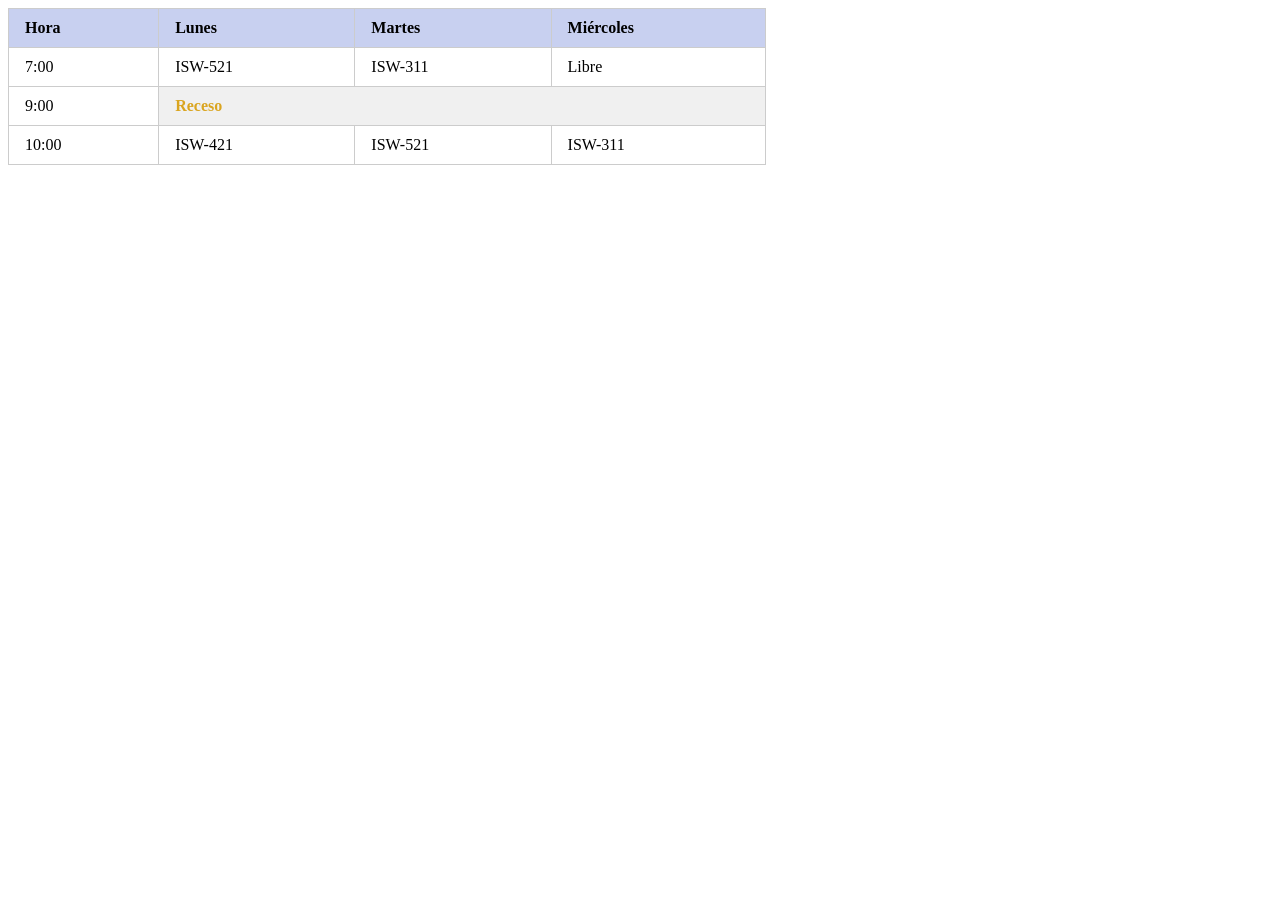
<file: Ejercicios/Semana03/Clase #5/index.html>
<!DOCTYPE html>
<html lang="es">
<head>
  <meta charset="UTF-8">
  <title>Horario ISW</title>
  <style>
    table {
      border-collapse: collapse;
      width: 60%;
    }
    th, td {
      border: 1px solid #ccc;
      padding: 10px 16px;
      text-align: left;
    }
    th {
      background-color: #c8d0f0;
    }
    .receso {
      color: goldenrod;
      font-weight: bold;
      background-color: #f0f0f0;
    }
  </style>
</head>
<body>

  <table>
    <thead>
      <tr>
        <th>Hora</th>
        <th>Lunes</th>
        <th>Martes</th>
        <th>Miércoles</th>
      </tr>
    </thead>
    <tbody>
      <tr>
        <td>7:00</td>
        <td>ISW-521</td>
        <td>ISW-311</td>
        <td>Libre</td>
      </tr>
      <tr>
        <td>9:00</td>
        <td class="receso" colspan="3">Receso</td>
      </tr>
      <tr>
        <td>10:00</td>
        <td>ISW-421</td>
        <td>ISW-521</td>
        <td>ISW-311</td>
      </tr>
    </tbody>
  </table>

</body>
</html>
</file>
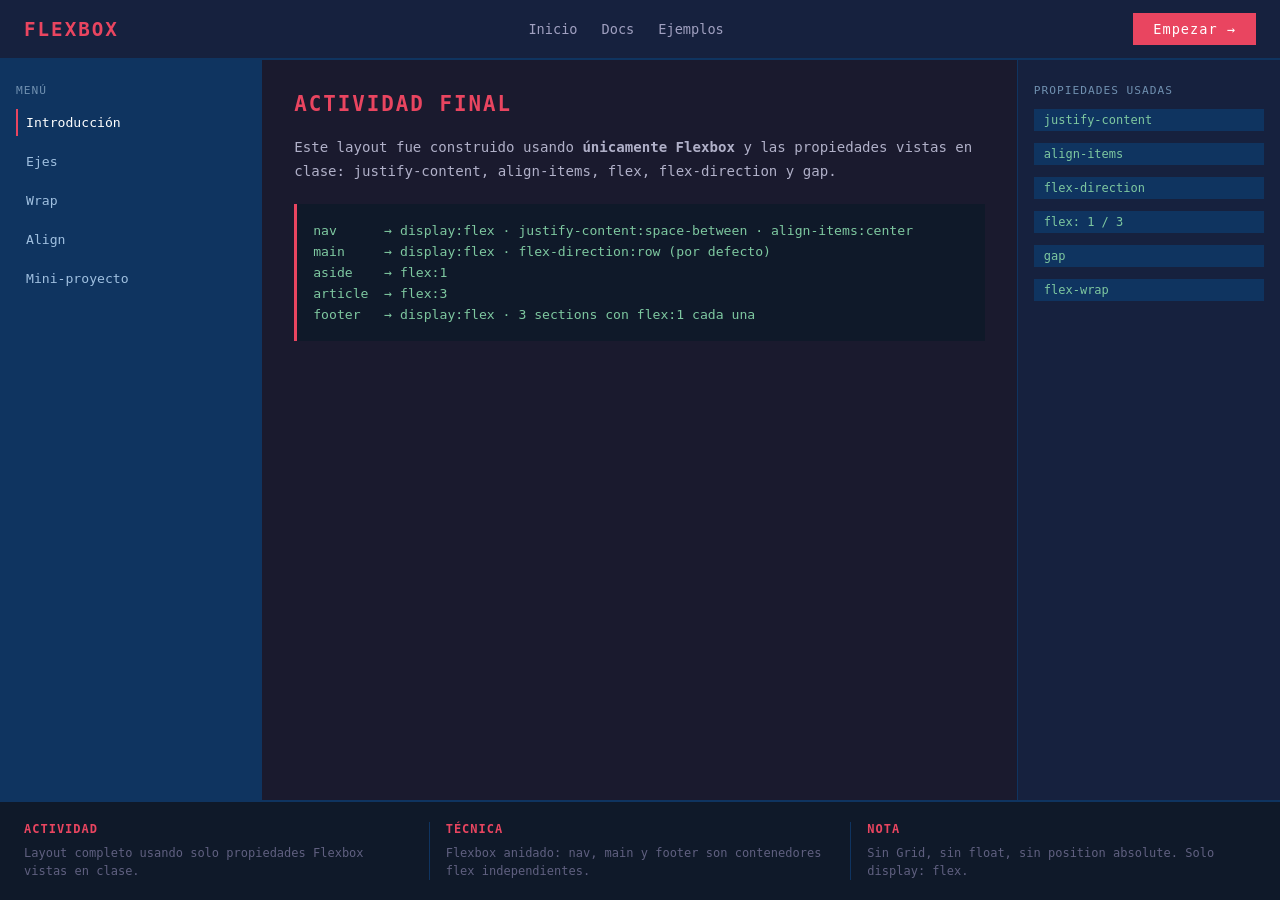
<file: Ejercicios/Semana04/Clase #7/index.html>
<!DOCTYPE html>
<html lang="es">
<head>
  <meta charset="UTF-8">
  <meta name="viewport" content="width=device-width, initial-scale=1.0">
  <title>Actividad Final – Layout Flexbox</title>
  <style>
    * {
      box-sizing: border-box;
      margin: 0;
      padding: 0;
    }

    body {
      font-family: monospace;
      background: #1a1a2e;
      color: #e0e0e0;
      min-height: 100vh;
      display: flex;
      flex-direction: column;
    }

    /* ── NAVBAR ── */
    nav {
      display: flex;
      justify-content: space-between;
      align-items: center;
      gap: 16px;
      background: #16213e;
      padding: 0 24px;
      height: 60px;
      border-bottom: 2px solid #0f3460;
    }

    nav strong {
      font-size: 1.2rem;
      color: #e94560;
      letter-spacing: 2px;
    }

    nav ul {
      display: flex;
      gap: 24px;
      list-style: none;
    }

    nav ul a {
      color: #a0a0c0;
      text-decoration: none;
      font-size: 0.85rem;
      transition: color 0.2s;
    }

    nav ul a:hover { color: #e94560; }

    nav button {
      background: #e94560;
      color: white;
      border: none;
      padding: 8px 20px;
      cursor: pointer;
      font-family: monospace;
      font-size: 0.85rem;
      letter-spacing: 1px;
    }

    /* ── MAIN ── */
    main {
      display: flex;
      flex: 1;
    }

    /* ── SIDEBAR ── */
    aside {
      flex: 1;
      padding: 24px 16px;
      display: flex;
      flex-direction: column;
      gap: 12px;
      min-width: 120px;
    }

    aside:first-of-type {
      background: #0f3460;
    }

    aside:last-of-type {
      background: #16213e;
      border-left: 1px solid #0f3460;
    }

    aside p {
      font-size: 0.7rem;
      color: #7090b0;
      text-transform: uppercase;
      letter-spacing: 1px;
    }

    aside a {
      color: #a0c0e0;
      text-decoration: none;
      font-size: 0.82rem;
      padding: 6px 8px;
      border-left: 2px solid transparent;
      transition: all 0.2s;
    }

    aside a:hover,
    aside a[aria-current] {
      border-left-color: #e94560;
      color: white;
    }

    aside mark {
      background: #0f3460;
      color: #7ec8a0;
      font-size: 0.75rem;
      padding: 4px 10px;
    }

    /* ── ARTICLE (contenido) ── */
    article {
      flex: 3;
      padding: 32px;
      background: #1a1a2e;
      display: flex;
      flex-direction: column;
      gap: 20px;
    }

    article h1 {
      font-size: 1.3rem;
      color: #e94560;
      letter-spacing: 2px;
    }

    article p {
      font-size: 0.88rem;
      line-height: 1.7;
      color: #b0b0c8;
    }

    pre {
      background: #0f1929;
      border-left: 3px solid #e94560;
      padding: 16px;
      font-size: 0.82rem;
      color: #7ec8a0;
      line-height: 1.6;
      white-space: pre-wrap;
    }

    /* ── FOOTER ── */
    footer {
      display: flex;
      background: #0f1929;
      border-top: 2px solid #0f3460;
      padding: 20px 24px;
    }

    footer section {
      flex: 1;
      display: flex;
      flex-direction: column;
      gap: 8px;
      padding: 0 16px;
      border-right: 1px solid #0f3460;
    }

    footer section:first-child { padding-left: 0; }
    footer section:last-child {
      border-right: none;
      padding-right: 0;
    }

    footer h4 {
      font-size: 0.75rem;
      color: #e94560;
      letter-spacing: 1px;
      text-transform: uppercase;
    }

    footer p {
      font-size: 0.75rem;
      color: #606080;
      line-height: 1.5;
    }
  </style>
</head>
<body>

  <!-- NAVBAR: logo izquierda · links · botón CTA -->
  <nav>
    <strong>FLEXBOX</strong>
    <ul>
      <li><a href="#">Inicio</a></li>
      <li><a href="#">Docs</a></li>
      <li><a href="#">Ejemplos</a></li>
    </ul>
    <button>Empezar →</button>
  </nav>

  <!-- MAIN: sidebar (flex:1) + article (flex:3) + aside panel (flex:1) -->
  <main>

    <aside>
      <p>Menú</p>
      <a href="#" aria-current="page">Introducción</a>
      <a href="#">Ejes</a>
      <a href="#">Wrap</a>
      <a href="#">Align</a>
      <a href="#">Mini-proyecto</a>
    </aside>

    <article>
      <h1>ACTIVIDAD FINAL</h1>
      <p>
        Este layout fue construido usando <strong>únicamente Flexbox</strong>
        y las propiedades vistas en clase: <code>justify-content</code>,
        <code>align-items</code>, <code>flex</code>, <code>flex-direction</code> y <code>gap</code>.
      </p>
      <pre>
nav      → display:flex · justify-content:space-between · align-items:center
main     → display:flex · flex-direction:row (por defecto)
aside    → flex:1
article  → flex:3
footer   → display:flex · 3 sections con flex:1 cada una</pre>
    </article>

    <aside>
      <p>Propiedades usadas</p>
      <mark>justify-content</mark>
      <mark>align-items</mark>
      <mark>flex-direction</mark>
      <mark>flex: 1 / 3</mark>
      <mark>gap</mark>
      <mark>flex-wrap</mark>
    </aside>

  </main>

  <!-- FOOTER: 3 columnas iguales -->
  <footer>
    <section>
      <h4>Actividad</h4>
      <p>Layout completo usando solo propiedades Flexbox vistas en clase.</p>
    </section>
    <section>
      <h4>Técnica</h4>
      <p>Flexbox anidado: nav, main y footer son contenedores flex independientes.</p>
    </section>
    <section>
      <h4>Nota</h4>
      <p>Sin Grid, sin float, sin position absolute. Solo <code>display: flex</code>.</p>
    </section>
  </footer>

</body>
</html>
</file>
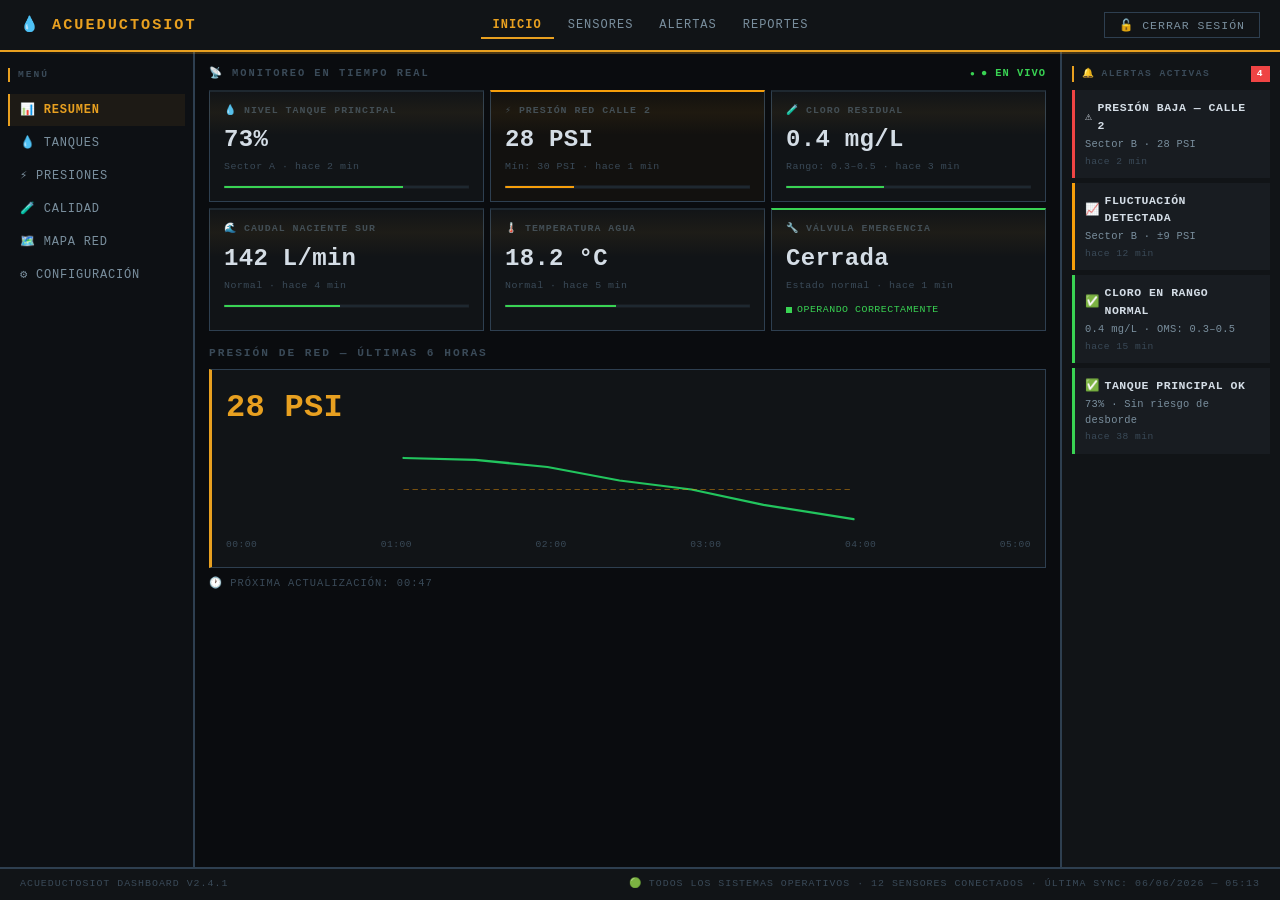
<file: Ejercicios/Semana04/Clase #7/lab-flexbox/index.html>
<!DOCTYPE html>
<html lang="es">
<head>
    <meta charset="UTF-8">
    <meta name="viewport" content="width=device-width, initial-scale=1.0">
    <title>AcueductosIoT — Dashboard de Monitoreo Hídrico</title>
    <link rel="stylesheet" href="styles.css">
</head>
<body>

    <!-- Skip link para teclado -->
    <a href="#main-content" class="skip-link">Saltar al contenido principal</a>

    <!-- EJERCICIO 1: Navbar -->
    <nav class="navbar" role="navigation" aria-label="Navegación principal">
        <strong class="nav-logo" aria-label="AcueductosIoT, ir al inicio">
            <span aria-hidden="true">💧</span> AcueductosIoT
        </strong>

        <ul class="nav-links" role="list">
            <li><a href="#" aria-current="page">Inicio</a></li>
            <li><a href="#">Sensores</a></li>
            <li><a href="#">Alertas</a></li>
            <li><a href="#">Reportes</a></li>
        </ul>

        <button class="btn-logout" type="button">
            <span aria-hidden="true">🔓</span> Cerrar Sesión
        </button>
    </nav>

    <!-- EJERCICIO 3: Layout de 3 columnas — ocupa todo desde el navbar -->
    <div class="dashboard-layout">

        <!-- SIDEBAR — flex:1 -->
        <aside class="sidebar" aria-label="Menú lateral de navegación">
            <h2 class="sidebar-title">Menú</h2>
            <nav aria-label="Secciones del dashboard">
                <ul role="list">
                    <li><a href="#" aria-current="page" class="sidebar-link active">
                        <span aria-hidden="true">📊</span> Resumen
                    </a></li>
                    <li><a href="#" class="sidebar-link">
                        <span aria-hidden="true">💧</span> Tanques
                    </a></li>
                    <li><a href="#" class="sidebar-link">
                        <span aria-hidden="true">⚡</span> Presiones
                    </a></li>
                    <li><a href="#" class="sidebar-link">
                        <span aria-hidden="true">🧪</span> Calidad
                    </a></li>
                    <li><a href="#" class="sidebar-link">
                        <span aria-hidden="true">🗺️</span> Mapa Red
                    </a></li>
                    <li><a href="#" class="sidebar-link">
                        <span aria-hidden="true">⚙️</span> Configuración
                    </a></li>
                </ul>
            </nav>
        </aside>

        <!-- MAIN CONTENT — flex:3 -->
        <main class="main-content" id="main-content" tabindex="-1">

            <!-- EJERCICIO 2: Grid de sensores — dentro del main -->
            <section class="sensor-grid" aria-label="Lecturas de sensores en tiempo real">
                <h2 class="section-title">
                    <span aria-hidden="true">📡</span> Monitoreo en Tiempo Real
                    <span class="live-badge" role="status" aria-live="polite">● En vivo</span>
                </h2>

                <ol class="cards-list" role="list">

                    <li>
                        <article class="sensor-card" aria-labelledby="sensor-tanque">
                            <h3 id="sensor-tanque">
                                <span aria-hidden="true">💧</span> Nivel Tanque Principal
                            </h3>
                            <p class="sensor-value" aria-label="73 por ciento">73%</p>
                            <p class="sensor-label">Sector A · hace 2 min</p>
                            <meter class="sensor-meter" value="73" min="0" max="100"
                                low="20" high="85" optimum="70"
                                aria-label="Nivel del tanque: 73%"></meter>
                        </article>
                    </li>

                    <li>
                        <article class="sensor-card sensor-card--warning" aria-labelledby="sensor-presion">
                            <h3 id="sensor-presion">
                                <span aria-hidden="true">⚡</span> Presión Red Calle 2
                            </h3>
                            <p class="sensor-value" aria-label="28 PSI">28 PSI</p>
                            <p class="sensor-label">Mín: 30 PSI · hace 1 min</p>
                            <meter class="sensor-meter" value="28" min="0" max="100"
                                low="30" high="80" optimum="60"
                                aria-label="Presión: 28 PSI, por debajo del mínimo"></meter>
                        </article>
                    </li>

                    <li>
                        <article class="sensor-card" aria-labelledby="sensor-cloro">
                            <h3 id="sensor-cloro">
                                <span aria-hidden="true">🧪</span> Cloro Residual
                            </h3>
                            <p class="sensor-value" aria-label="0 punto 4 miligramos por litro">0.4 mg/L</p>
                            <p class="sensor-label">Rango: 0.3–0.5 · hace 3 min</p>
                            <meter class="sensor-meter" value="0.4" min="0" max="1"
                                low="0.3" high="0.5" optimum="0.4"
                                aria-label="Cloro residual: 0.4 mg/L, en rango normal"></meter>
                        </article>
                    </li>

                    <li>
                        <article class="sensor-card" aria-labelledby="sensor-caudal">
                            <h3 id="sensor-caudal">
                                <span aria-hidden="true">🌊</span> Caudal Naciente Sur
                            </h3>
                            <p class="sensor-value" aria-label="142 litros por minuto">142 L/min</p>
                            <p class="sensor-label">Normal · hace 4 min</p>
                            <meter class="sensor-meter" value="142" min="0" max="300"
                                low="50" high="250" optimum="150"
                                aria-label="Caudal: 142 litros por minuto, normal"></meter>
                        </article>
                    </li>

                    <li>
                        <article class="sensor-card" aria-labelledby="sensor-temp">
                            <h3 id="sensor-temp">
                                <span aria-hidden="true">🌡️</span> Temperatura Agua
                            </h3>
                            <p class="sensor-value" aria-label="18 punto 2 grados Celsius">18.2 °C</p>
                            <p class="sensor-label">Normal · hace 5 min</p>
                            <meter class="sensor-meter" value="18.2" min="0" max="40"
                                low="10" high="28" optimum="18"
                                aria-label="Temperatura: 18.2 grados Celsius, normal"></meter>
                        </article>
                    </li>

                    <li>
                        <article class="sensor-card sensor-card--closed" aria-labelledby="sensor-valvula">
                            <h3 id="sensor-valvula">
                                <span aria-hidden="true">🔧</span> Válvula Emergencia
                            </h3>
                            <p class="sensor-value">Cerrada</p>
                            <p class="sensor-label">Estado normal · hace 1 min</p>
                            <p class="sensor-status" role="status">
                                <span class="status-dot status-dot--ok" aria-hidden="true"></span>
                                Operando correctamente
                            </p>
                        </article>
                    </li>

                </ol>
            </section>

            <!-- Gráfico -->
            <section class="chart-section" aria-label="Gráfico de presión de red">
                <header class="content-header">
                    <h2>Presión de Red — Últimas 6 horas</h2>
                </header>

                <figure class="chart-placeholder" role="img"
                    aria-label="Gráfico de presión de red en las últimas 6 horas. Valor actual: 28 PSI. Tendencia descendente desde las 03:00.">
                    <figcaption class="visually-hidden">
                        Presión de Red últimas 6 horas. Valor actual 28 PSI.
                        Tendencia descendente registrada desde las 03:00.
                    </figcaption>
                    <p class="chart-value" aria-hidden="true">28 PSI</p>
                    <svg class="chart-svg" viewBox="0 0 500 100" aria-hidden="true"
                        xmlns="http://www.w3.org/2000/svg">
                        <polyline
                            points="0,20 80,22 160,30 240,45 320,55 400,72 500,88"
                            fill="none" stroke="#22c55e" stroke-width="2.5"
                            stroke-linecap="round" stroke-linejoin="round"/>
                        <line x1="0" y1="55" x2="500" y2="55"
                            stroke="#f59e0b" stroke-width="1"
                            stroke-dasharray="6,4" opacity="0.5"/>
                    </svg>
                    <ol class="chart-labels" aria-hidden="true" role="list">
                        <li>00:00</li>
                        <li>01:00</li>
                        <li>02:00</li>
                        <li>03:00</li>
                        <li>04:00</li>
                        <li>05:00</li>
                    </ol>
                </figure>

                <p class="content-note">
                    <span aria-hidden="true">🕐</span>
                    Próxima actualización: <time datetime="PT47S">00:47</time>
                </p>
            </section>

        </main>

        <!-- ALERT PANEL — flex:1 -->
        <aside class="alert-panel" aria-label="Alertas activas del sistema"
            aria-live="polite" aria-atomic="false">
            <h2 class="alert-title">
                <span aria-hidden="true">🔔</span> Alertas Activas
                <span class="alert-count" aria-label="4 alertas activas">4</span>
            </h2>

            <ol class="alert-list" role="list">

                <li>
                    <article class="alert-item alert-item--critical"
                        aria-labelledby="alerta-1" role="alert">
                        <h3 id="alerta-1" class="alert-name">
                            <span class="alert-icon" aria-hidden="true">⚠️</span>
                            Presión baja — Calle 2
                        </h3>
                        <p class="alert-detail">Sector B · 28 PSI</p>
                        <time class="alert-time" datetime="PT2M">hace 2 min</time>
                    </article>
                </li>

                <li>
                    <article class="alert-item alert-item--warning"
                        aria-labelledby="alerta-2">
                        <h3 id="alerta-2" class="alert-name">
                            <span class="alert-icon" aria-hidden="true">📈</span>
                            Fluctuación detectada
                        </h3>
                        <p class="alert-detail">Sector B · ±9 PSI</p>
                        <time class="alert-time" datetime="PT12M">hace 12 min</time>
                    </article>
                </li>

                <li>
                    <article class="alert-item alert-item--ok"
                        aria-labelledby="alerta-3">
                        <h3 id="alerta-3" class="alert-name">
                            <span class="alert-icon" aria-hidden="true">✅</span>
                            Cloro en rango normal
                        </h3>
                        <p class="alert-detail">0.4 mg/L · OMS: 0.3–0.5</p>
                        <time class="alert-time" datetime="PT15M">hace 15 min</time>
                    </article>
                </li>

                <li>
                    <article class="alert-item alert-item--ok"
                        aria-labelledby="alerta-4">
                        <h3 id="alerta-4" class="alert-name">
                            <span class="alert-icon" aria-hidden="true">✅</span>
                            Tanque Principal OK
                        </h3>
                        <p class="alert-detail">73% · Sin riesgo de desborde</p>
                        <time class="alert-time" datetime="PT38M">hace 38 min</time>
                    </article>
                </li>

            </ol>
        </aside>

    </div>

    <footer class="site-footer" role="contentinfo">
        <p>AcueductosIoT Dashboard v2.4.1</p>
        <p>
            <span aria-hidden="true">🟢</span>
            Todos los sistemas operativos ·
            <span aria-label="12 sensores conectados">12 sensores conectados</span> ·
            Última sync: <time datetime="2026-06-06T05:13">06/06/2026 — 05:13</time>
        </p>
    </footer>

</body>
</html>
</file>
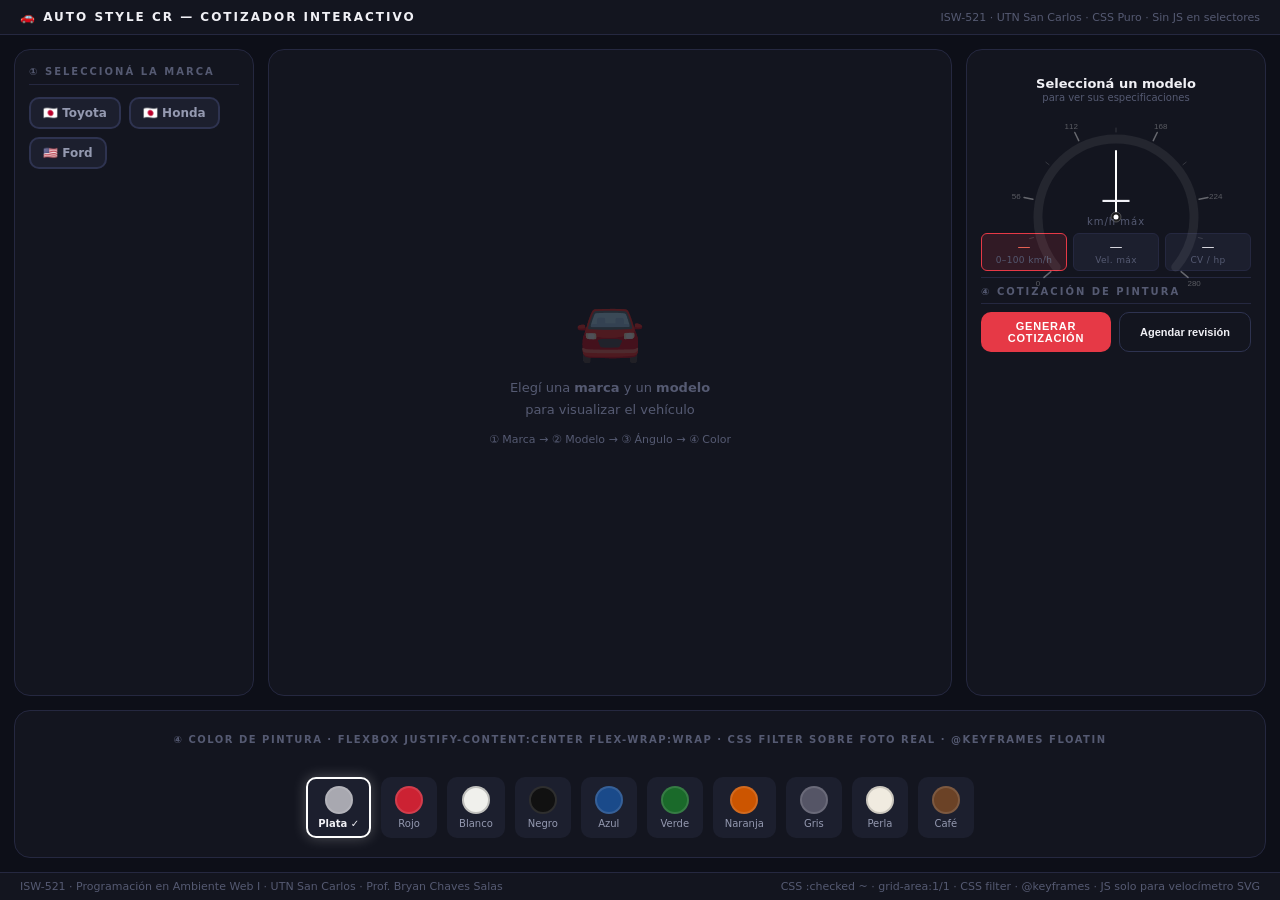
<file: Ejercicios/Semana04/Clase #8/showroom/index.html>
<!DOCTYPE html>
<html lang="es">
<head>
  <meta charset="UTF-8">
  <meta name="viewport" content="width=device-width, initial-scale=1.0">
  <title>Auto Style CR — Cotizador Interactivo · ISW-521</title>
  <style>
/* ============================================================
   variables.css
   ============================================================ */
:root {
  --bg:        #0d0f18;
  --panel:     #13151f;
  --card:      #1c1f2e;
  --hover:     #222538;
  --border:    #252840;
  --border2:   #2e3350;
  --accent:    #e63946;
  --accent-d:  rgba(230,57,70,.14);
  --text-1:    #f0f0f5;
  --text-2:    #9499b0;
  --text-3:    #555a72;
  --orange:    #f4a261;
  --green:     #3ecfa0;
  --r:         10px;
  --r-lg:      16px;
  --gap:       14px;
}

/* ============================================================
   layout.css — Reset + Grid asimétrico
   ============================================================ */
*, *::before, *::after { box-sizing: border-box; margin: 0; padding: 0; }
html, body { min-height: 100%; background: var(--bg); color: var(--text-1);
  font-family: 'Helvetica Neue', 'Segoe UI', system-ui, sans-serif; font-size: 14px; }

/* Radio buttons: ocultos pero accesibles */
.r { position: absolute; opacity: 0; width: 0; height: 0; pointer-events: none; }

.app { display: flex; flex-direction: column; min-height: 100vh; }

.app-header {
  background: var(--panel); border-bottom: 1px solid var(--border);
  padding: 10px 20px; display: flex; align-items: center; justify-content: space-between;
  flex-shrink: 0;
}
.app-header h1 { font-size: 12px; font-weight: 700; letter-spacing: 2px; text-transform: uppercase; }
.header-tag { font-size: 11px; color: var(--text-3); }

/* ── CSS Grid Asimétrico (macroestructura del lab) ── */
.showroom-grid {
  display: grid;
  grid-template-columns: minmax(200px,240px) minmax(340px,1fr) minmax(260px,300px);
  grid-template-rows: 1fr 148px;
  grid-template-areas:
    'selector vehicle quote'
    'palette  palette palette';
  gap: var(--gap);
  padding: var(--gap);
  flex: 1;
}

.zone-selector { grid-area: selector; background: var(--panel); border: 1px solid var(--border); border-radius: var(--r-lg); padding: 16px 14px; display: flex; flex-direction: column; overflow-y: auto; }
.zone-vehicle  { grid-area: vehicle;  background: var(--panel); border: 1px solid var(--border); border-radius: var(--r-lg); position: relative; overflow: hidden; min-height: 340px; display: flex; align-items: center; justify-content: center; }
.zone-quote    { grid-area: quote;    background: var(--panel); border: 1px solid var(--border); border-radius: var(--r-lg); padding: 16px 14px; display: flex; flex-direction: column; gap: 0; overflow: hidden; }
.zone-palette  { grid-area: palette;  background: var(--panel); border: 1px solid var(--border); border-radius: var(--r-lg); }

.app-footer {
  background: var(--panel); border-top: 1px solid var(--border);
  padding: 7px 20px; display: flex; justify-content: space-between;
  font-size: 11px; color: var(--text-3); flex-shrink: 0;
}

/* ============================================================
   interactions.css — @keyframes
   ============================================================ */
@keyframes floatIn   { from{opacity:0;transform:translateY(20px)} to{opacity:1;transform:translateY(0)} }
@keyframes revealCar { from{opacity:0;transform:scale(.96)} to{opacity:1;transform:scale(1)} }
@keyframes fadeUp    { from{opacity:0;transform:translateY(8px)} to{opacity:1;transform:translateY(0)} }
@keyframes pulseBorder { 0%,100%{box-shadow:0 0 0 2px transparent} 50%{box-shadow:0 0 0 3px var(--accent)} }
@keyframes needleSpin { from{transform:rotate(-220deg)} to{transform:rotate(var(--needle-end,-220deg))} }

/* ============================================================
   ZONA A — Selector progresivo (Amazon-style)
   ============================================================ */
.sec-label {
  font-size: 10px; font-weight: 700; letter-spacing: 2px; text-transform: uppercase;
  color: var(--text-3); padding-bottom: 7px; border-bottom: 1px solid var(--border);
  margin-bottom: 12px; flex-shrink: 0;
}

.brand-chips { display: flex; flex-wrap: wrap; gap: 8px; }
.brand-chip {
  display: flex; align-items: center; gap: 6px;
  background: var(--card); border: 2px solid var(--border2);
  border-radius: var(--r); padding: 7px 12px; cursor: pointer;
  font-size: 12px; font-weight: 600; color: var(--text-2);
  transition: border-color .2s, color .2s, background .2s;
}
.brand-chip:hover { border-color: var(--accent); color: var(--text-1); background: var(--hover); }

.step-block {
  max-height: 0; overflow: hidden; opacity: 0;
  transition: max-height .4s ease, opacity .35s ease, margin .3s ease;
  margin-top: 0; flex-shrink: 0;
}

.model-card {
  display: flex; align-items: center; gap: 10px;
  background: var(--card); border: 2px solid var(--border2);
  border-radius: var(--r); padding: 10px; cursor: pointer; margin-bottom: 8px;
  transition: border-color .2s, background .2s, transform .15s;
}
.model-card:hover { border-color: var(--accent); background: var(--hover); transform: translateX(3px); }
.model-thumb { width: 64px; height: 42px; border-radius: 6px; overflow: hidden; background: var(--bg); flex-shrink: 0; }
.model-thumb img { width: 100%; height: 100%; object-fit: cover; }
.model-name  { font-size: 12px; font-weight: 700; color: var(--text-1); display: block; }
.model-sub   { font-size: 10px; color: var(--text-3); display: block; margin-top: 1px; }
.model-price { font-size: 11px; font-weight: 700; color: var(--orange); font-family: monospace; flex-shrink: 0; }

.angle-btns { display: flex; flex-direction: column; gap: 6px; }
.angle-btn {
  display: block; background: var(--card); border: 2px solid var(--border2);
  border-radius: var(--r); padding: 8px 12px; cursor: pointer;
  font-size: 11px; font-weight: 600; color: var(--text-2); text-align: center;
  text-transform: uppercase; letter-spacing: .8px;
  transition: border-color .2s, color .2s, background .2s;
}
.angle-btn:hover { border-color: var(--accent); color: var(--text-1); }

/* ============================================================
   ZONA B — Vehículo
   ============================================================ */
.v-placeholder {
  display: flex; flex-direction: column; align-items: center; justify-content: center;
  gap: 12px; color: var(--text-3); text-align: center; padding: 30px;
  width: 100%; height: 100%;
}
.v-placeholder-icon { font-size: 56px; opacity: .25; }
.v-placeholder p { font-size: 13px; line-height: 1.7; }
.v-placeholder small { font-size: 11px; }

.v-figure {
  display: none; width: 100%; height: 100%; min-height: 300px;
  position: relative;
  grid-template-columns: 1fr; grid-template-rows: 1fr;
}

/* Grid Overlay: 3 imgs en grid-area 1/1 */
.v-figure .angle {
  grid-area: 1 / 1;
  width: 100%; height: 100%;
  object-fit: contain; object-position: center;
  padding: 12px;
  opacity: 0;
  transition: opacity .35s ease;
  filter: var(--car-filter, none);
}
.v-tech {
  position: absolute; bottom: 8px; left: 50%; transform: translateX(-50%);
  font-size: 10px; color: var(--text-3); font-family: monospace;
  white-space: nowrap; pointer-events: none; z-index: 2;
}

/* ============================================================
   ZONA C — Panel derecho: Velocímetro + Cotización
   ============================================================ */
.quote-panel { display: flex; flex-direction: column; height: 100%; gap: 0; }

/* ── Velocímetro (del componente entregado, adaptado) ── */
.gauge-section {
  display: flex; flex-direction: column; align-items: center;
  padding: 10px 0 6px; border-bottom: 1px solid var(--border);
  flex-shrink: 0;
}
.gauge-car-name {
  font-size: 13px; font-weight: 600; color: var(--text-1);
  text-align: center; transition: opacity .3s; margin-bottom: 1px;
  white-space: nowrap; overflow: hidden; text-overflow: ellipsis; max-width: 100%;
}
.gauge-car-sub {
  font-size: 10px; color: var(--text-3); text-align: center;
  transition: opacity .3s; margin-bottom: 6px;
}

.gauge-wrap {
  position: relative; width: 200px; height: 118px;
  display: flex; align-items: flex-end; justify-content: center;
}
.gauge-svg { overflow: visible; display: block; }

.speed-display {
  position: absolute; bottom: 0; left: 50%; transform: translateX(-50%);
  text-align: center; pointer-events: none;
}
.speed-number { font-size: 30px; font-weight: 300; color: var(--text-1); line-height: 1; font-variant-numeric: tabular-nums; }
.speed-unit   { font-size: 10px; color: var(--text-3); margin-top: 2px; letter-spacing: .1em; }

/* Stats row */
.stats-row {
  display: flex; gap: 6px; justify-content: center; width: 100%;
  padding: 6px 0 0;
}
.stat-chip {
  flex: 1; text-align: center; padding: 5px 4px;
  border-radius: 6px; border: 0.5px solid var(--border);
  background: var(--card); cursor: pointer;
  transition: border-color .25s, background .25s;
}
.stat-chip:hover  { border-color: var(--border2); }
.stat-chip.active { border-color: var(--accent); background: var(--accent-d); }
.stat-value { font-size: 13px; font-weight: 500; color: var(--text-1); }
.stat-chip.active .stat-value { color: #ff6b5b; }
.stat-label { font-size: 9px; color: var(--text-3); margin-top: 1px; letter-spacing: .04em; }

/* ── Cotización (debajo del velocímetro) ── */
.quote-section { flex: 1; overflow-y: auto; padding-top: 8px; display: flex; flex-direction: column; }
.q-header { font-size: 10px; font-weight: 700; letter-spacing: 2px; text-transform: uppercase; color: var(--text-3); padding-bottom: 6px; border-bottom: 1px solid var(--border); margin-bottom: 0; }
.q-body { display: none; flex-direction: column; gap: 0; flex: 1; }
.q-items { display: flex; flex-direction: column; gap: 3px; margin-top: 6px; }
.q-row  { display: flex; justify-content: space-between; padding: 4px 0; border-bottom: 1px solid var(--border); font-size: 11px; color: var(--text-2); }
.q-row:hover { color: var(--text-1); }
.q-price { font-weight: 600; color: var(--text-1); font-family: monospace; }
.q-total { display: flex; justify-content: space-between; align-items: center; padding-top: 6px; border-top: 2px solid var(--accent); margin-top: 4px; }
.q-total-label  { font-size: 11px; font-weight: 700; text-transform: uppercase; letter-spacing: 1px; }
.q-total-amount { font-size: 18px; font-weight: 700; color: var(--accent); font-family: monospace; }

.cta-row { display: flex; gap: 8px; padding-top: 8px; flex-shrink: 0; }
.btn-primary {
  flex: 1; padding: 8px; border-radius: var(--r); border: none;
  background: var(--accent); color: #fff; font-size: 11px; font-weight: 700;
  letter-spacing: .8px; text-transform: uppercase; cursor: pointer;
  transition: opacity .2s, transform .1s;
}
.btn-primary:hover  { opacity: .85; }
.btn-primary:active { transform: scale(.97); }
.btn-ghost {
  flex: 1; padding: 8px; border-radius: var(--r);
  border: 0.5px solid var(--border2); background: transparent;
  color: var(--text-1); font-size: 11px; font-weight: 600; cursor: pointer;
  transition: background .2s, transform .1s;
}
.btn-ghost:hover  { background: var(--card); }
.btn-ghost:active { transform: scale(.97); }

/* ============================================================
   palette.css — ZONA D: Flexbox
   ============================================================ */
.palette-bar {
  display: flex;           /* Flexbox obligatorio */
  justify-content: center;
  align-items: center;
  flex-wrap: wrap;         /* Responsivo sin @media */
  gap: 10px;
  width: 100%; height: 100%;
  padding: 8px 16px;
}
.palette-bar-label {
  flex-basis: 100%; text-align: center;
  font-size: 10px; font-weight: 600; letter-spacing: 1.5px;
  text-transform: uppercase; color: var(--text-3); padding-top: 4px;
}
.bar-swatch {
  display: flex; flex-direction: column; align-items: center; gap: 4px;
  cursor: pointer; background: var(--card); border: 2px solid transparent;
  border-radius: var(--r); padding: 7px 10px; min-width: 56px;
  transition: border-color .2s, transform .15s, box-shadow .2s;
  animation: floatIn .4s ease forwards; opacity: 0;
}
.bar-swatch:nth-child(2)  { animation-delay:.04s }
.bar-swatch:nth-child(3)  { animation-delay:.08s }
.bar-swatch:nth-child(4)  { animation-delay:.12s }
.bar-swatch:nth-child(5)  { animation-delay:.16s }
.bar-swatch:nth-child(6)  { animation-delay:.20s }
.bar-swatch:nth-child(7)  { animation-delay:.24s }
.bar-swatch:nth-child(8)  { animation-delay:.28s }
.bar-swatch:nth-child(9)  { animation-delay:.32s }
.bar-swatch:nth-child(10) { animation-delay:.36s }
.bar-swatch:hover { border-color: var(--text-2); transform: translateY(-3px); box-shadow: 0 6px 18px rgba(0,0,0,.4); }
.bar-dot  { width: 28px; height: 28px; border-radius: 50%; border: 2px solid rgba(255,255,255,.12); transition: transform .2s; }
.bar-swatch:hover .bar-dot { transform: scale(1.12); }
.bar-name { font-size: 10px; color: var(--text-2); }

/* ============================================================
   RADIO BUTTON HACK — interactions.css
   ============================================================ */

/* ── MARCA activa ── */
#brand-toyota:checked ~ .app .chip-toyota,
#brand-honda:checked  ~ .app .chip-honda,
#brand-ford:checked   ~ .app .chip-ford {
  border-color: var(--accent); color: var(--text-1);
  background: var(--accent-d); animation: pulseBorder 2.5s ease-in-out infinite;
}

/* ── Desplegar modelos de la marca ── */
#brand-toyota:checked ~ .app .models-toyota { max-height: 500px; opacity: 1; margin-top: 14px; }
#brand-honda:checked  ~ .app .models-honda  { max-height: 500px; opacity: 1; margin-top: 14px; }
#brand-ford:checked   ~ .app .models-ford   { max-height: 500px; opacity: 1; margin-top: 14px; }

/* ── Desplegar ángulos al elegir modelo ── */
#model-corolla:checked ~ .app .angle-step,
#model-hilux:checked   ~ .app .angle-step,
#model-civic:checked   ~ .app .angle-step,
#model-crv:checked     ~ .app .angle-step,
#model-f150:checked    ~ .app .angle-step,
#model-ranger:checked  ~ .app .angle-step { max-height: 200px; opacity: 1; margin-top: 14px; }

/* ── Card de modelo activa ── */
#model-corolla:checked ~ .app .card-corolla,
#model-hilux:checked   ~ .app .card-hilux,
#model-civic:checked   ~ .app .card-civic,
#model-crv:checked     ~ .app .card-crv,
#model-f150:checked    ~ .app .card-f150,
#model-ranger:checked  ~ .app .card-ranger { border-color: var(--accent); background: var(--accent-d); }
#model-corolla:checked ~ .app .card-corolla .model-name,
#model-hilux:checked   ~ .app .card-hilux   .model-name,
#model-civic:checked   ~ .app .card-civic   .model-name,
#model-crv:checked     ~ .app .card-crv     .model-name,
#model-f150:checked    ~ .app .card-f150    .model-name,
#model-ranger:checked  ~ .app .card-ranger  .model-name { color: var(--accent); }

/* ── Mostrar figura del vehículo ── */
#model-corolla:checked ~ .app .veh-corolla,
#model-hilux:checked   ~ .app .veh-hilux,
#model-civic:checked   ~ .app .veh-civic,
#model-crv:checked     ~ .app .veh-crv,
#model-f150:checked    ~ .app .veh-f150,
#model-ranger:checked  ~ .app .veh-ranger { display: grid; animation: revealCar .4s ease; }

/* ── Ocultar placeholder ── */
#model-corolla:checked ~ .app .v-placeholder,
#model-hilux:checked   ~ .app .v-placeholder,
#model-civic:checked   ~ .app .v-placeholder,
#model-crv:checked     ~ .app .v-placeholder,
#model-f150:checked    ~ .app .v-placeholder,
#model-ranger:checked  ~ .app .v-placeholder { display: none; }

/* ── Ángulo de cámara (grid-area 1/1 + opacity) ── */
#angle-front:checked ~ .app .angle.front { opacity: 1; }
#angle-side:checked  ~ .app .angle.side  { opacity: 1; }
#angle-rear:checked  ~ .app .angle.rear  { opacity: 1; }

/* ── Botón ángulo activo ── */
#angle-front:checked ~ .app .btn-front,
#angle-side:checked  ~ .app .btn-side,
#angle-rear:checked  ~ .app .btn-rear { border-color: var(--accent); color: var(--accent); background: var(--accent-d); }

/* ── COLOR: CSS filter sobre la imagen real ── */
#color-rojo:checked    ~ .app .angle { filter: saturate(2)   hue-rotate(100deg) brightness(.85); }
#color-blanco:checked  ~ .app .angle { filter: brightness(1.55) saturate(.15); }
#color-negro:checked   ~ .app .angle { filter: brightness(.18) saturate(.25); }
#color-azul:checked    ~ .app .angle { filter: saturate(3)   hue-rotate(200deg) brightness(.8); }
#color-verde:checked   ~ .app .angle { filter: saturate(2.5) hue-rotate(80deg)  brightness(.8); }
#color-naranja:checked ~ .app .angle { filter: saturate(4)   hue-rotate(30deg)  brightness(.88); }
#color-plata:checked   ~ .app .angle { filter: saturate(.55) brightness(1.08); }
#color-gris:checked    ~ .app .angle { filter: saturate(.25) brightness(.5); }
#color-perla:checked   ~ .app .angle { filter: brightness(1.32) sepia(.18) saturate(.65); }
#color-cafe:checked    ~ .app .angle { filter: saturate(2)   hue-rotate(350deg) brightness(.62) sepia(.4); }

/* ── Swatch activo ── */
#color-rojo:checked    ~ .app .sw-rojo,
#color-blanco:checked  ~ .app .sw-blanco,
#color-negro:checked   ~ .app .sw-negro,
#color-azul:checked    ~ .app .sw-azul,
#color-verde:checked   ~ .app .sw-verde,
#color-naranja:checked ~ .app .sw-naranja,
#color-plata:checked   ~ .app .sw-plata,
#color-gris:checked    ~ .app .sw-gris,
#color-perla:checked   ~ .app .sw-perla,
#color-cafe:checked    ~ .app .sw-cafe {
  border-color: #fff; box-shadow: 0 0 14px rgba(255,255,255,.25);
  transform: translateY(-4px) scale(1.06);
}
#color-rojo:checked    ~ .app .sw-rojo    .bar-name,
#color-blanco:checked  ~ .app .sw-blanco  .bar-name,
#color-negro:checked   ~ .app .sw-negro   .bar-name,
#color-azul:checked    ~ .app .sw-azul    .bar-name,
#color-verde:checked   ~ .app .sw-verde   .bar-name,
#color-naranja:checked ~ .app .sw-naranja .bar-name,
#color-plata:checked   ~ .app .sw-plata   .bar-name,
#color-gris:checked    ~ .app .sw-gris    .bar-name,
#color-perla:checked   ~ .app .sw-perla   .bar-name,
#color-cafe:checked    ~ .app .sw-cafe    .bar-name { color: var(--text-1); font-weight: 700; }

/* ── Cotización por modelo ── */
#model-corolla:checked ~ .app .q-corolla { display: flex; animation: fadeUp .3s ease; }
#model-hilux:checked   ~ .app .q-hilux   { display: flex; animation: fadeUp .3s ease; }
#model-civic:checked   ~ .app .q-civic   { display: flex; animation: fadeUp .3s ease; }
#model-crv:checked     ~ .app .q-crv     { display: flex; animation: fadeUp .3s ease; }
#model-f150:checked    ~ .app .q-f150    { display: flex; animation: fadeUp .3s ease; }
#model-ranger:checked  ~ .app .q-ranger  { display: flex; animation: fadeUp .3s ease; }

label:focus-visible { outline: 2px solid var(--accent); outline-offset: 3px; border-radius: var(--r); }

@media (prefers-reduced-motion: reduce) { * { transition-duration: 0s !important; animation-duration: 0s !important; } }
  </style>
</head>
<body>

<!-- ══ TODOS los radio buttons ANTES de .app ══ -->
<input class="r" type="radio" id="brand-toyota" name="brand">
<input class="r" type="radio" id="brand-honda"  name="brand">
<input class="r" type="radio" id="brand-ford"   name="brand">

<input class="r" type="radio" id="model-corolla" name="model">
<input class="r" type="radio" id="model-hilux"   name="model">
<input class="r" type="radio" id="model-civic"   name="model">
<input class="r" type="radio" id="model-crv"     name="model">
<input class="r" type="radio" id="model-f150"    name="model">
<input class="r" type="radio" id="model-ranger"  name="model">

<input class="r" type="radio" id="angle-front" name="angle" checked>
<input class="r" type="radio" id="angle-side"  name="angle">
<input class="r" type="radio" id="angle-rear"  name="angle">

<input class="r" type="radio" id="color-plata"   name="color" checked>
<input class="r" type="radio" id="color-rojo"    name="color">
<input class="r" type="radio" id="color-blanco"  name="color">
<input class="r" type="radio" id="color-negro"   name="color">
<input class="r" type="radio" id="color-azul"    name="color">
<input class="r" type="radio" id="color-verde"   name="color">
<input class="r" type="radio" id="color-naranja" name="color">
<input class="r" type="radio" id="color-gris"    name="color">
<input class="r" type="radio" id="color-perla"   name="color">
<input class="r" type="radio" id="color-cafe"    name="color">

<!-- ══════════════════════════════ -->
<div class="app">

  <header class="app-header" role="banner">
    <h1>🚗 Auto Style CR — Cotizador Interactivo</h1>
    <span class="header-tag">ISW-521 · UTN San Carlos · CSS Puro · Sin JS en selectores</span>
  </header>

  <main class="showroom-grid" role="main">

    <!-- ══════════════════════════════════════════
         ZONA A — Selector progresivo (Amazon-style)
         ══════════════════════════════════════════ -->
    <section class="zone-selector" aria-label="Configurar vehículo">
      <p class="sec-label">① Seleccioná la Marca</p>

      <div class="brand-chips" role="group" aria-label="Marca del vehículo">
        <label class="brand-chip chip-toyota" for="brand-toyota">🇯🇵 Toyota</label>
        <label class="brand-chip chip-honda"  for="brand-honda" >🇯🇵 Honda</label>
        <label class="brand-chip chip-ford"   for="brand-ford"  >🇺🇸 Ford</label>
      </div>

      <!-- Toyota -->
      <div class="step-block models-toyota" aria-live="polite">
        <p class="sec-label">② Modelo Toyota</p>

        <label class="model-card card-corolla" for="model-corolla" aria-label="Toyota Corolla GR">
          <span class="model-thumb">
            <img src="assets/img/corolla-gr-side.png"
                 alt="Corolla GR" loading="lazy">
          </span>
          <span style="flex:1">
            <span class="model-name">Corolla GR</span>
            <span class="model-sub">Hatchback · 2024 · 300hp</span>
          </span>
          <span class="model-price">₡478k</span>
        </label>

        <label class="model-card card-hilux" for="model-hilux" aria-label="Toyota Hilux 4x4">
          <span class="model-thumb">
            <img src="assets/img/hilux-4x4-side.png"
                 alt="Hilux 4x4" loading="lazy">
          </span>
          <span style="flex:1">
            <span class="model-name">Hilux 4x4 SR</span>
            <span class="model-sub">Pickup · 2024 · 204hp</span>
          </span>
          <span class="model-price">₡703k</span>
        </label>
      </div>

      <!-- Honda -->
      <div class="step-block models-honda" aria-live="polite">
        <p class="sec-label">② Modelo Honda</p>

        <label class="model-card card-civic" for="model-civic" aria-label="Honda Civic Sport">
          <span class="model-thumb">
            <img src="assets/img/civic-side.png"
                 alt="Civic Sport" loading="lazy">
          </span>
          <span style="flex:1">
            <span class="model-name">Civic Sport</span>
            <span class="model-sub">Sedán · 2024 · 158hp</span>
          </span>
          <span class="model-price">₡512k</span>
        </label>

        <label class="model-card card-crv" for="model-crv" aria-label="Honda CR-V Touring">
          <span class="model-thumb">
            <img src="assets/img/crv-side.png"
                 alt="CR-V Touring" loading="lazy">
          </span>
          <span style="flex:1">
            <span class="model-name">CR-V Touring</span>
            <span class="model-sub">SUV · 2024 · 190hp</span>
          </span>
          <span class="model-price">₡620k</span>
        </label>
      </div>

      <!-- Ford -->
      <div class="step-block models-ford" aria-live="polite">
        <p class="sec-label">② Modelo Ford</p>

        <label class="model-card card-f150" for="model-f150" aria-label="Ford F-150 Platinum">
          <span class="model-thumb">
            <img src="assets/img/f150-side.png"
                 alt="F-150 Platinum" loading="lazy">
          </span>
          <span style="flex:1">
            <span class="model-name">F-150 Platinum</span>
            <span class="model-sub">Pickup · 2024 · 400hp</span>
          </span>
          <span class="model-price">₡890k</span>
        </label>

        <label class="model-card card-ranger" for="model-ranger" aria-label="Ford Ranger Wildtrak">
          <span class="model-thumb">
            <img src="assets/img/ranger-side.png"
                 alt="Ranger Wildtrak" loading="lazy">
          </span>
          <span style="flex:1">
            <span class="model-name">Ranger Wildtrak</span>
            <span class="model-sub">Pickup 4x4 · 2024 · 210hp</span>
          </span>
          <span class="model-price">₡750k</span>
        </label>
      </div>

      <!-- Ángulo (aparece al elegir modelo) -->
      <div class="step-block angle-step" aria-live="polite">
        <p class="sec-label">③ Ángulo de vista</p>
        <div class="angle-btns" role="group" aria-label="Ángulo de cámara">
          <label class="angle-btn btn-front" for="angle-front">▶ Frente</label>
          <label class="angle-btn btn-side"  for="angle-side" >◀▶ Perfil lateral</label>
          <label class="angle-btn btn-rear"  for="angle-rear" >◀ Atrás</label>
        </div>
      </div>
    </section>

    <!-- ══════════════════════════════════════════════════════
         ZONA B — Vista del vehículo
         Grid Overlay: 3 imgs en grid-area: 1/1
         CSS filter aplica el color sobre la foto real
         ══════════════════════════════════════════════════════ -->
    <section class="zone-vehicle" aria-label="Vista del vehículo seleccionado">

      <div class="v-placeholder" role="status" aria-live="polite">
        <span class="v-placeholder-icon">🚘</span>
        <p>Elegí una <strong>marca</strong> y un <strong>modelo</strong><br>para visualizar el vehículo</p>
        <small>① Marca → ② Modelo → ③ Ángulo → ④ Color</small>
      </div>

      <!-- TOYOTA COROLLA GR -->
      <figure class="v-figure veh-corolla" aria-label="Toyota Corolla GR">
        <img class="angle front"
          src="assets/img/corolla-gr-front.png"
          alt="Toyota Corolla GR — Frente" loading="lazy">
        <img class="angle side"
          src="assets/img/corolla-gr-side.png"
          alt="Toyota Corolla GR — Perfil" loading="lazy">
        <img class="angle rear"
          src="assets/img/corolla-gr-rear.png"
          alt="Toyota Corolla GR — Atrás" loading="lazy">
        <figcaption class="v-tech" aria-hidden="true">CSS filter · opacity transition 0.35s · grid-area:1/1</figcaption>
      </figure>

      <!-- TOYOTA HILUX 4x4 -->
      <figure class="v-figure veh-hilux" aria-label="Toyota Hilux 4x4 SR">
        <img class="angle front"
          src="assets/img/hilux-4x4-front.png"
          alt="Toyota Hilux 4x4 — Frente" loading="lazy">
        <img class="angle side"
          src="assets/img/hilux-4x4-side.png"
          alt="Toyota Hilux 4x4 — Perfil" loading="lazy">
        <img class="angle rear"
          src="assets/img/hilux-4x4-rear.png"
          alt="Toyota Hilux 4x4 — Atrás" loading="lazy">
        <figcaption class="v-tech" aria-hidden="true">CSS filter · opacity transition 0.35s · grid-area:1/1</figcaption>
      </figure>

      <!-- HONDA CIVIC -->
      <figure class="v-figure veh-civic" aria-label="Honda Civic Sport">
        <img class="angle front"
          src="assets/img/civic-front.png"
          alt="Honda Civic — Frente" loading="lazy">
        <img class="angle side"
          src="assets/img/civic-side.png"
          alt="Honda Civic — Perfil" loading="lazy">
        <img class="angle rear"
          src="assets/img/civic-rear.png"
          alt="Honda Civic — Atrás" loading="lazy">
        <figcaption class="v-tech" aria-hidden="true">CSS filter · opacity transition 0.35s · grid-area:1/1</figcaption>
      </figure>

      <!-- HONDA CR-V -->
      <figure class="v-figure veh-crv" aria-label="Honda CR-V Touring">
        <img class="angle front"
          src="assets/img/crv-front.png"
          alt="Honda CR-V — Frente" loading="lazy">
        <img class="angle side"
          src="assets/img/crv-side.png"
          alt="Honda CR-V — Perfil" loading="lazy">
        <img class="angle rear"
          src="assets/img/crv-rear.png"
          alt="Honda CR-V — Atrás" loading="lazy">
        <figcaption class="v-tech" aria-hidden="true">CSS filter · opacity transition 0.35s · grid-area:1/1</figcaption>
      </figure>

      <!-- FORD F-150 -->
      <figure class="v-figure veh-f150" aria-label="Ford F-150 Platinum">
        <img class="angle front"
          src="assets/img/f150-front.png"
          alt="Ford F-150 — Frente" loading="lazy">
        <img class="angle side"
          src="assets/img/f150-side.png"
          alt="Ford F-150 — Perfil" loading="lazy">
        <img class="angle rear"
          src="assets/img/f150-rear.png"
          alt="Ford F-150 — Atrás" loading="lazy">
        <figcaption class="v-tech" aria-hidden="true">CSS filter · opacity transition 0.35s · grid-area:1/1</figcaption>
      </figure>

      <!-- FORD RANGER -->
      <figure class="v-figure veh-ranger" aria-label="Ford Ranger Wildtrak">
        <img class="angle front"
          src="assets/img/ranger-front.png"
          alt="Ford Ranger — Frente" loading="lazy">
        <img class="angle side"
          src="assets/img/ranger-side.png"
          alt="Ford Ranger — Perfil" loading="lazy">
        <img class="angle rear"
          src="assets/img/ranger-rear.png"
          alt="Ford Ranger — Atrás" loading="lazy">
        <figcaption class="v-tech" aria-hidden="true">CSS filter · opacity transition 0.35s · grid-area:1/1</figcaption>
      </figure>

    </section>

    <!-- ══════════════════════════════════════════════════════
         ZONA C — Panel derecho: Velocímetro + Cotización
         El velocímetro requiere JS para la animación SVG.
         Todo lo demás (selección, colores, ángulos) es CSS puro.
         ══════════════════════════════════════════════════════ -->
    <aside class="zone-quote" aria-label="Especificaciones y cotización">
      <div class="quote-panel">

        <!-- ── Velocímetro interactivo ── -->
        <div class="gauge-section" id="gaugeSection">
          <p class="gauge-car-name" id="gaugeName">Seleccioná un modelo</p>
          <p class="gauge-car-sub"  id="gaugeSub">para ver sus especificaciones</p>

          <div class="gauge-wrap" role="img" aria-label="Velocímetro del vehículo">
            <svg class="gauge-svg" width="200" height="118" viewBox="0 0 200 118"
                 xmlns="http://www.w3.org/2000/svg">
              <defs>
                <linearGradient id="arcGrad" x1="0%" y1="0%" x2="100%" y2="0%">
                  <stop offset="0%"   stop-color="#1D9E75"/>
                  <stop offset="50%"  stop-color="#EF9F27"/>
                  <stop offset="100%" stop-color="#E24B4A"/>
                </linearGradient>
              </defs>
              <!-- Pista de fondo -->
              <path id="trackPath" fill="none"
                    stroke="rgba(255,255,255,0.07)" stroke-width="9" stroke-linecap="round"/>
              <!-- Arco de relleno animado -->
              <path id="fillArc"  fill="none"
                    stroke="url(#arcGrad)" stroke-width="9" stroke-linecap="round" opacity="0.92"/>
              <!-- Ticks -->
              <g id="ticks"></g>
              <!-- Aguja -->
              <line id="needle" x1="100" y1="108" x2="100" y2="42"
                    stroke="white" stroke-width="2" stroke-linecap="round"/>
              <circle cx="100" cy="108" r="5"   fill="#1c1c1c" stroke="rgba(255,255,255,0.25)" stroke-width="1"/>
              <circle cx="100" cy="108" r="2.5" fill="white"/>
            </svg>
            <div class="speed-display">
              <div class="speed-number" id="speedNum">—</div>
              <div class="speed-unit">km/h máx</div>
            </div>
          </div>

          <!-- Stats chips -->
          <div class="stats-row" role="group" aria-label="Estadísticas del vehículo">
            <div class="stat-chip active" id="sc0" tabindex="0" onclick="toggleStat(0)">
              <div class="stat-value" id="sv0">—</div>
              <div class="stat-label">0–100 km/h</div>
            </div>
            <div class="stat-chip" id="sc1" tabindex="0" onclick="toggleStat(1)">
              <div class="stat-value" id="sv1">—</div>
              <div class="stat-label">Vel. máx</div>
            </div>
            <div class="stat-chip" id="sc2" tabindex="0" onclick="toggleStat(2)">
              <div class="stat-value" id="sv2">—</div>
              <div class="stat-label">CV / hp</div>
            </div>
          </div>
        </div>
        <!-- /gauge-section -->

        <!-- ── Cotización ── -->
        <div class="quote-section">
          <h2 class="q-header">④ Cotización de Pintura</h2>

          <div class="q-body q-corolla" aria-live="polite">
            <dl class="q-items">
              <div class="q-row"><dt>Enderezado capó</dt><dd class="q-price">₡ 85.000</dd></div>
              <div class="q-row"><dt>Pintura completa</dt><dd class="q-price">₡ 320.000</dd></div>
              <div class="q-row"><dt>Masilla y lijado</dt><dd class="q-price">₡ 45.000</dd></div>
              <div class="q-row"><dt>Barniz protector</dt><dd class="q-price">₡ 28.000</dd></div>
            </dl>
            <div class="q-total"><span class="q-total-label">Total</span><span class="q-total-amount">₡ 478.000</span></div>
          </div>

          <div class="q-body q-hilux" aria-live="polite">
            <dl class="q-items">
              <div class="q-row"><dt>Enderezado capó</dt><dd class="q-price">₡ 120.000</dd></div>
              <div class="q-row"><dt>Pintura completa</dt><dd class="q-price">₡ 480.000</dd></div>
              <div class="q-row"><dt>Masilla y lijado</dt><dd class="q-price">₡ 65.000</dd></div>
              <div class="q-row"><dt>Barniz protector</dt><dd class="q-price">₡ 38.000</dd></div>
            </dl>
            <div class="q-total"><span class="q-total-label">Total</span><span class="q-total-amount">₡ 703.000</span></div>
          </div>

          <div class="q-body q-civic" aria-live="polite">
            <dl class="q-items">
              <div class="q-row"><dt>Enderezado capó</dt><dd class="q-price">₡ 92.000</dd></div>
              <div class="q-row"><dt>Pintura completa</dt><dd class="q-price">₡ 340.000</dd></div>
              <div class="q-row"><dt>Masilla y lijado</dt><dd class="q-price">₡ 50.000</dd></div>
              <div class="q-row"><dt>Barniz protector</dt><dd class="q-price">₡ 30.000</dd></div>
            </dl>
            <div class="q-total"><span class="q-total-label">Total</span><span class="q-total-amount">₡ 512.000</span></div>
          </div>

          <div class="q-body q-crv" aria-live="polite">
            <dl class="q-items">
              <div class="q-row"><dt>Enderezado capó</dt><dd class="q-price">₡ 110.000</dd></div>
              <div class="q-row"><dt>Pintura completa</dt><dd class="q-price">₡ 400.000</dd></div>
              <div class="q-row"><dt>Masilla y lijado</dt><dd class="q-price">₡ 72.000</dd></div>
              <div class="q-row"><dt>Barniz protector</dt><dd class="q-price">₡ 38.000</dd></div>
            </dl>
            <div class="q-total"><span class="q-total-label">Total</span><span class="q-total-amount">₡ 620.000</span></div>
          </div>

          <div class="q-body q-f150" aria-live="polite">
            <dl class="q-items">
              <div class="q-row"><dt>Enderezado capó</dt><dd class="q-price">₡ 150.000</dd></div>
              <div class="q-row"><dt>Pintura completa</dt><dd class="q-price">₡ 580.000</dd></div>
              <div class="q-row"><dt>Masilla y lijado</dt><dd class="q-price">₡ 96.000</dd></div>
              <div class="q-row"><dt>Barniz protector</dt><dd class="q-price">₡ 64.000</dd></div>
            </dl>
            <div class="q-total"><span class="q-total-label">Total</span><span class="q-total-amount">₡ 890.000</span></div>
          </div>

          <div class="q-body q-ranger" aria-live="polite">
            <dl class="q-items">
              <div class="q-row"><dt>Enderezado capó</dt><dd class="q-price">₡ 130.000</dd></div>
              <div class="q-row"><dt>Pintura completa</dt><dd class="q-price">₡ 490.000</dd></div>
              <div class="q-row"><dt>Masilla y lijado</dt><dd class="q-price">₡ 80.000</dd></div>
              <div class="q-row"><dt>Barniz protector</dt><dd class="q-price">₡ 50.000</dd></div>
            </dl>
            <div class="q-total"><span class="q-total-label">Total</span><span class="q-total-amount">₡ 750.000</span></div>
          </div>

          <div class="cta-row">
            <button class="btn-primary" type="button">Generar Cotización</button>
            <button class="btn-ghost"   type="button">Agendar revisión</button>
          </div>
        </div>
        <!-- /quote-section -->

      </div>
    </aside>

    <!-- ══════════════════════════════════════════════════
         ZONA D — Paleta de colores (Flexbox · 100% ancho)
         ④ CSS filter tiñe la foto real del vehículo
         ══════════════════════════════════════════════════ -->
    <section class="zone-palette" aria-label="④ Color de pintura">
      <div class="palette-bar" role="group" aria-label="Seleccionar color de pintura">
        <p class="palette-bar-label" aria-hidden="true">
          ④ Color de Pintura · Flexbox justify-content:center flex-wrap:wrap · CSS filter sobre foto real · @keyframes floatIn
        </p>
        <label class="bar-swatch sw-plata"   for="color-plata">  <span class="bar-dot" style="background:#A8A8B0"></span><span class="bar-name">Plata ✓</span></label>
        <label class="bar-swatch sw-rojo"    for="color-rojo">   <span class="bar-dot" style="background:#CC2233"></span><span class="bar-name">Rojo</span></label>
        <label class="bar-swatch sw-blanco"  for="color-blanco"> <span class="bar-dot" style="background:#F0F0EC;border-color:rgba(0,0,0,.2)"></span><span class="bar-name">Blanco</span></label>
        <label class="bar-swatch sw-negro"   for="color-negro">  <span class="bar-dot" style="background:#111"></span><span class="bar-name">Negro</span></label>
        <label class="bar-swatch sw-azul"    for="color-azul">   <span class="bar-dot" style="background:#1A4A8A"></span><span class="bar-name">Azul</span></label>
        <label class="bar-swatch sw-verde"   for="color-verde">  <span class="bar-dot" style="background:#1A6A2A"></span><span class="bar-name">Verde</span></label>
        <label class="bar-swatch sw-naranja" for="color-naranja"><span class="bar-dot" style="background:#CC5500"></span><span class="bar-name">Naranja</span></label>
        <label class="bar-swatch sw-gris"    for="color-gris">   <span class="bar-dot" style="background:#555566"></span><span class="bar-name">Gris</span></label>
        <label class="bar-swatch sw-perla"   for="color-perla">  <span class="bar-dot" style="background:#F0EBE0;border-color:rgba(0,0,0,.15)"></span><span class="bar-name">Perla</span></label>
        <label class="bar-swatch sw-cafe"    for="color-cafe">   <span class="bar-dot" style="background:#6B4226"></span><span class="bar-name">Café</span></label>
      </div>
    </section>

  </main>

  <footer class="app-footer" role="contentinfo">
    <span>ISW-521 · Programación en Ambiente Web I · UTN San Carlos · Prof. Bryan Chaves Salas</span>
    <span>CSS :checked ~ · grid-area:1/1 · CSS filter · @keyframes · JS solo para velocímetro SVG</span>
  </footer>

</div><!-- /.app -->

<!-- ══════════════════════════════════════════════════════════════
     JavaScript — SOLO para el velocímetro SVG animado
     El velocímetro NO puede funcionar sin JS (requiere cálculo
     de arcos SVG + requestAnimationFrame).
     Todo lo demás (selección, colores, ángulos) es CSS puro.
     ══════════════════════════════════════════════════════════════ -->
<script>
/* ─── Datos por modelo ─── */
const CAR_DATA = {
  'model-corolla': { name: 'Toyota Corolla GR',   sub: 'Hatchback · 300 hp · AWD',         speed: 230, stats: ['6.4s','230','300'] },
  'model-hilux':   { name: 'Toyota Hilux 4x4 SR', sub: 'Pickup · 204 hp · 4WD',            speed: 175, stats: ['9.8s','175','204'] },
  'model-civic':   { name: 'Honda Civic Sport',   sub: 'Sedán · 158 hp · FWD',             speed: 200, stats: ['8.2s','200','158'] },
  'model-crv':     { name: 'Honda CR-V Touring',  sub: 'SUV · 190 hp · AWD',               speed: 195, stats: ['7.6s','195','190'] },
  'model-f150':    { name: 'Ford F-150 Platinum', sub: 'Pickup · 400 hp · 4WD',            speed: 180, stats: ['5.4s','180','400'] },
  'model-ranger':  { name: 'Ford Ranger Wildtrak','sub': 'Pickup 4x4 · 210 hp · 4WD',      speed: 180, stats: ['8.9s','180','210'] },
};

/* ─── Geometría del velocímetro (escala 200×118) ─── */
const CX = 100, CY = 108, R = 78;
const START_DEG = -220, END_DEG = 40;
const toRad = d => d * Math.PI / 180;

function polar(deg, r) {
  const rad = toRad(deg);
  return { x: CX + r * Math.cos(rad), y: CY + r * Math.sin(rad) };
}
function arc(from, to, r) {
  const s = polar(from, r), e = polar(to, r);
  const lg = (to - from) > 180 ? 1 : 0;
  return `M${s.x.toFixed(2)} ${s.y.toFixed(2)} A${r} ${r} 0 ${lg} 1 ${e.x.toFixed(2)} ${e.y.toFixed(2)}`;
}

/* ─── Construir pista y ticks ─── */
document.getElementById('trackPath').setAttribute('d', arc(START_DEG, END_DEG, R));

const ticksG = document.getElementById('ticks');
for (let i = 0; i <= 10; i++) {
  const deg   = START_DEG + (END_DEG - START_DEG) * (i / 10);
  const isMaj = i % 2 === 0;
  const outer = polar(deg, R + 7);
  const inner = polar(deg, R + (isMaj ? 16 : 11));
  const ln = document.createElementNS('http://www.w3.org/2000/svg', 'line');
  ln.setAttribute('x1', outer.x.toFixed(2)); ln.setAttribute('y1', outer.y.toFixed(2));
  ln.setAttribute('x2', inner.x.toFixed(2)); ln.setAttribute('y2', inner.y.toFixed(2));
  ln.setAttribute('stroke', isMaj ? 'rgba(255,255,255,.35)' : 'rgba(255,255,255,.15)');
  ln.setAttribute('stroke-width', isMaj ? '1.5' : '1');
  ln.setAttribute('stroke-linecap', 'round');
  ticksG.appendChild(ln);
  if (isMaj) {
    const lp  = polar(deg, R + 24);
    const txt = document.createElementNS('http://www.w3.org/2000/svg', 'text');
    txt.setAttribute('x', lp.x.toFixed(2));
    txt.setAttribute('y', (lp.y + 3.5).toFixed(2));
    txt.setAttribute('text-anchor', 'middle');
    txt.setAttribute('font-size', '8');
    txt.setAttribute('fill', 'rgba(255,255,255,.3)');
    txt.setAttribute('font-family', 'Helvetica Neue, Arial, sans-serif');
    txt.textContent = Math.round(i * (280 / 10));
    ticksG.appendChild(txt);
  }
}

/* ─── Animación de la aguja ─── */
let curSpeed = 0, animFrame = null;

function drawGauge(speed) {
  const frac = Math.min(speed / 280, 1);
  const fillEnd = START_DEG + (END_DEG - START_DEG) * frac;
  const needDeg = fillEnd + 90;
  document.getElementById('fillArc').setAttribute('d', arc(START_DEG, fillEnd, R));
  document.getElementById('needle').setAttribute('transform',
    `rotate(${needDeg.toFixed(2)}, ${CX}, ${CY})`);
  document.getElementById('speedNum').textContent = Math.round(speed);
}

function animateTo(target) {
  if (animFrame) cancelAnimationFrame(animFrame);
  const from = curSpeed, t0 = performance.now(), dur = 1300;
  function step(now) {
    let p = Math.min((now - t0) / dur, 1);
    p = p < 0.5 ? 4*p*p*p : 1 - Math.pow(-2*p+2, 3)/2; // ease in-out cúbico
    curSpeed = from + (target - from) * p;
    drawGauge(curSpeed);
    if (p < 1) animFrame = requestAnimationFrame(step);
    else curSpeed = target;
  }
  animFrame = requestAnimationFrame(step);
}

/* ─── Detectar cambio de modelo via radio buttons ─── */
function updateGaugeForModel(modelId) {
  const data = CAR_DATA[modelId];
  if (!data) return;
  // Nombre + sub con fade
  const nameEl = document.getElementById('gaugeName');
  const subEl  = document.getElementById('gaugeSub');
  nameEl.style.opacity = subEl.style.opacity = '0';
  setTimeout(() => {
    nameEl.textContent = data.name;
    subEl.textContent  = data.sub;
    nameEl.style.opacity = subEl.style.opacity = '1';
  }, 150);
  // Stats
  data.stats.forEach((v, i) => document.getElementById('sv'+i).textContent = v);
  // Velocímetro
  animateTo(data.speed);
}

/* Escuchar cada radio de modelo */
['model-corolla','model-hilux','model-civic','model-crv','model-f150','model-ranger'].forEach(id => {
  const el = document.getElementById(id);
  el.addEventListener('change', () => { if (el.checked) updateGaugeForModel(id); });
});

/* ─── Stats chips toggle ─── */
function toggleStat(idx) {
  document.querySelectorAll('.stat-chip').forEach((el, i) => el.classList.toggle('active', i === idx));
}
document.querySelectorAll('.stat-chip').forEach(el => {
  el.addEventListener('keydown', e => { if (e.key==='Enter'||e.key===' ') { e.preventDefault(); el.click(); } });
});
</script>
</body>
</html>
</file>
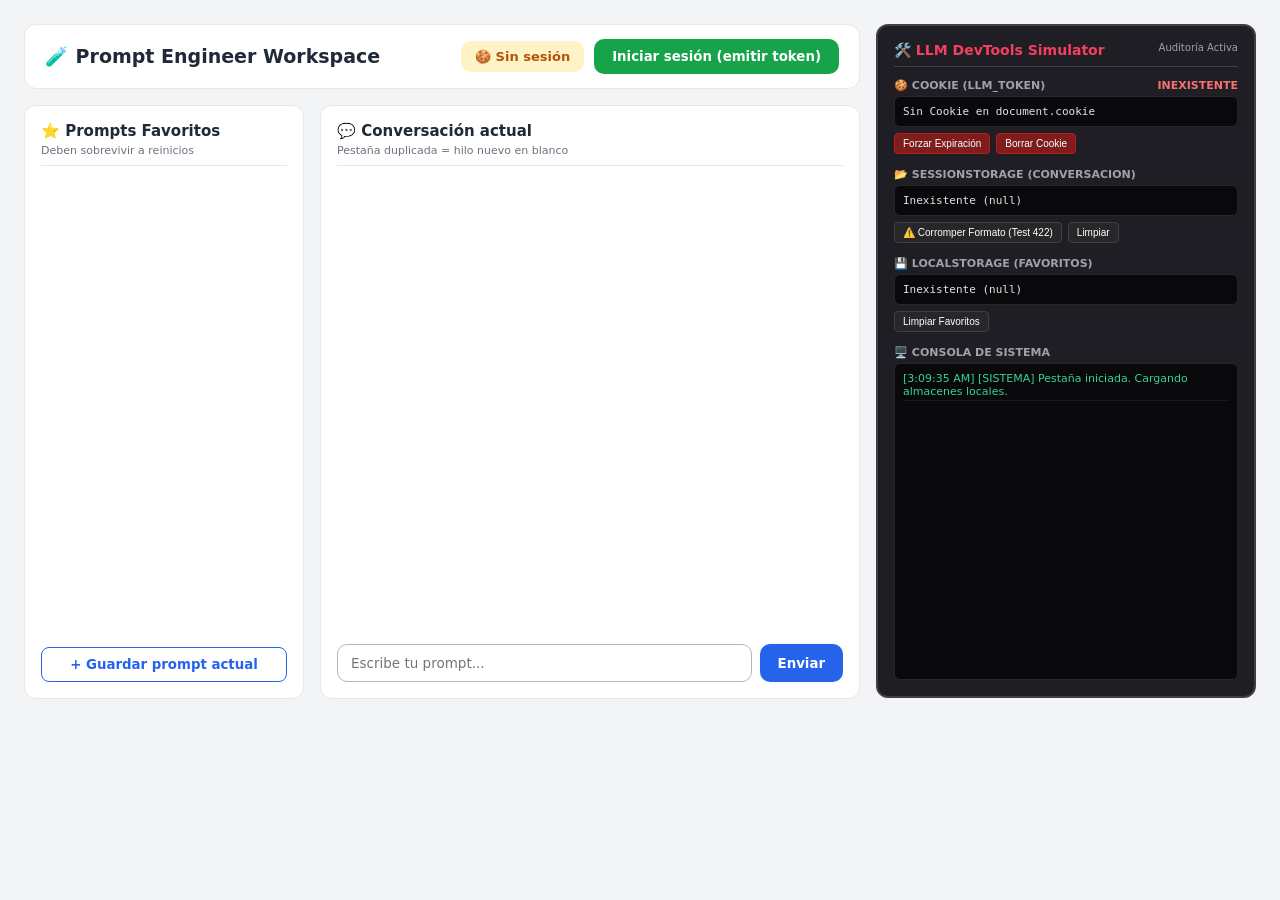
<file: Ejercicios/Semana08/clase #16/practica2_prompt-workspace_fixed (1).html>
<!DOCTYPE html>
<html lang="es">
<head>
<meta charset="UTF-8">
<title>Prompt Engineer Workspace + DevTools</title>
<!--
  ============================================================
  PRÁCTICA 2 — MEMORIA DE CONTEXTO DEL LLM (CON DEVTOOLS)
  ============================================================
-->
<style>
  * { box-sizing: border-box; margin: 0; font-family: 'Segoe UI', system-ui, sans-serif; }
  body { background: #f3f4f6; padding: 24px; }
  
  /* Ajuste de Grid para alojar el DevTools a la derecha */
  .container { max-width: 1400px; margin: 0 auto; display: grid; grid-template-columns: 1fr 380px; gap: 16px; }
  .app-zone { display: flex; flex-direction: column; gap: 16px; }
  
  .top { background: #fff; border: 1px solid #e5e7eb;
         border-radius: 12px; padding: 14px 20px; display: flex; justify-content: space-between; align-items: center; }
  .top h1 { font-size: 19px; color: #1f2937; }
  #badgeToken { background: #fef3c7; color: #b45309; font-weight: 700; font-size: 13px;
                padding: 8px 14px; border-radius: 10px; }
  .cols { display: grid; grid-template-columns: 280px 1fr; gap: 16px; }
  .panel { background: #fff; border: 1px solid #e5e7eb; border-radius: 12px; padding: 16px;
           display: flex; flex-direction: column; min-height: 66vh; }
  .panel h2 { font-size: 15px; color: #1f2937; }
  .panel .sub { font-size: 11px; color: #6b7280; margin: 4px 0 10px; border-bottom: 1px solid #e5e7eb; padding-bottom: 8px; }
  #listaFavoritos { flex: 1; overflow-y: auto; display: flex; flex-direction: column; gap: 8px; }
  .fav { background: #f3f4f6; border-radius: 8px; padding: 8px 10px; font-size: 13px; }
  .fav button { border: 0; background: none; color: #2563eb; cursor: pointer; font-size: 12px; padding: 2px 0; }
  #btnGuardarFav { margin-top: 10px; border: 1.5px solid #2563eb; background: #fff; color: #2563eb;
                   font-weight: 700; border-radius: 8px; padding: 9px; cursor: pointer; }
  #conversacion { flex: 1; overflow-y: auto; display: flex; flex-direction: column; gap: 10px; padding: 6px 0; }
  .msg { max-width: 75%; padding: 9px 13px; border-radius: 13px; font-size: 13.5px; line-height: 1.45; }
  .msg.user { align-self: flex-end; background: #dbeafe; }
  .msg.ia   { align-self: flex-start; background: #e5e7eb; }
  .fila { display: flex; gap: 8px; margin-top: 10px; }
  #prompt { flex: 1; padding: 10px 13px; border: 1px solid #b4b4be; border-radius: 10px; font-size: 13.5px; }
  .fila button, #btnLogin { padding: 10px 18px; border: 0; border-radius: 10px; background: #2563eb;
                            color: #fff; font-weight: 700; cursor: pointer; }
  #btnLogin { background: #16a34a; }
  #modal { position: fixed; inset: 0; background: rgba(0,0,0,.45); display: none;
           align-items: center; justify-content: center; }
  #modal.visible { display: flex; }
  .caja { background: #fff; border: 3px solid #dc2626; border-radius: 14px; width: 360px; overflow: hidden; }
  .caja h3 { background: #fee2e2; color: #dc2626; padding: 12px 16px; font-size: 15px; }
  .caja p  { padding: 14px 16px; font-size: 13.5px; }
  .caja button { margin: 0 16px 16px; padding: 9px 16px; border: 0; border-radius: 8px;
                 background: #2563eb; color: #fff; font-weight: 700; cursor: pointer; }

  /* ==========================================================
     ESTILOS DEL PANEL DEVTOOLS INTEGRADO
     ========================================================== */
  .devtools { background: #1e1e24; color: #e4e4e7; border-radius: 12px; padding: 16px; 
              display: flex; flex-direction: column; height: calc(66vh + 80px); border: 2px solid #3f3f46; }
  .devtools h2 { font-size: 14px; color: #f43f5e; border-bottom: 1px solid #3f3f46; padding-bottom: 8px; margin-bottom: 12px; display: flex; justify-content: space-between; }
  .dt-section { margin-bottom: 14px; }
  .dt-title { font-size: 11px; font-weight: bold; text-transform: uppercase; color: #a1a1aa; margin-bottom: 4px; display: flex; justify-content: space-between; }
  .dt-box { background: #09090b; border: 1px solid #27272a; border-radius: 6px; padding: 8px; font-family: monospace; font-size: 11px; overflow-x: auto; white-space: pre-wrap; word-break: break-all; max-height: 100px; }
  .dt-actions { display: flex; gap: 6px; margin-top: 6px; }
  .dt-btn { background: #27272a; border: 1px solid #3f3f46; color: #fff; padding: 4px 8px; border-radius: 4px; cursor: pointer; font-size: 10px; font-family: sans-serif; }
  .dt-btn:hover { background: #3f3f46; }
  .dt-btn.danger { background: #7f1d1d; border-color: #b91c1c; }
  .dt-btn.danger:hover { background: #991b1b; }
  #dt-console { flex: 1; min-height: 120px; background: #09090b; border: 1px solid #27272a; border-radius: 6px; padding: 8px; font-family: monospace; font-size: 11px; overflow-y: auto; color: #34d399; }
  .log-line { border-bottom: 1px solid #18181b; padding-bottom: 2px; margin-bottom: 2px; }
  .log-line.error { color: #f87171; }
  .log-line.warn { color: #fbbf24; }
</style>
</head>
<body>

<div class="container">
  <!-- Zona Principal de la Aplicación -->
  <div class="app-zone">
    <div class="top">
      <h1>🧪 Prompt Engineer Workspace</h1>
      <div style="display:flex; gap:10px; align-items:center;">
        <span id="badgeToken">🍪 Sin sesión</span>
        <button id="btnLogin">Iniciar sesión (emitir token)</button>
      </div>
    </div>

    <div class="cols">
      <div class="panel">
        <h2>⭐ Prompts Favoritos</h2>
        <div class="sub">Deben sobrevivir a reinicios</div>
        <div id="listaFavoritos"></div>
        <button id="btnGuardarFav">+ Guardar prompt actual</button>
      </div>

      <div class="panel">
        <h2>💬 Conversación actual</h2>
        <div class="sub">Pestaña duplicada = hilo nuevo en blanco</div>
        <div id="conversacion"></div>
        <div class="fila">
          <input id="prompt" type="text" placeholder="Escribe tu prompt..." autocomplete="off">
          <button id="btnEnviar">Enviar</button>
        </div>
      </div>
    </div>
  </div>

  <!-- PANEL DEVTOOLS INTEGRADO -->
  <div class="devtools">
    <h2>
      <span>🛠️ LLM DevTools Simulator</span>
      <span style="font-size: 10px; color: #a1a1aa; font-weight: normal;">Auditoría Activa</span>
    </h2>

    <div class="dt-section">
      <div class="dt-title">
        <span>🍪 Cookie (llm_token)</span>
        <span id="dt-cookie-status" style="color: #f87171;">Inexistente</span>
      </div>
      <div id="dt-cookie-val" class="dt-box">Ninguna detectada</div>
      <div class="dt-actions">
        <button class="dt-btn danger" onclick="dtExpirarCookie()">Forzar Expiración</button>
        <button class="dt-btn danger" onclick="dtEliminarCookie()">Borrar Cookie</button>
      </div>
    </div>

    <div class="dt-section">
      <div class="dt-title">
        <span>📂 SessionStorage (conversacion)</span>
      </div>
      <div id="dt-session-val" class="dt-box">[]</div>
      <div class="dt-actions">
        <button class="dt-btn" onclick="dtCorromperConversacion()">⚠️ Corromper Formato (Test 422)</button>
        <button class="dt-btn" onclick="dtLimpiarSession()">Limpiar</button>
      </div>
    </div>

    <div class="dt-section">
      <div class="dt-title">
        <span>💾 LocalStorage (favoritos)</span>
      </div>
      <div id="dt-local-val" class="dt-box">[]</div>
      <div class="dt-actions">
        <button class="dt-btn" onclick="dtLimpiarLocal()">Limpiar Favoritos</button>
      </div>
    </div>

    <div class="dt-title">🖥️ Consola de Sistema</div>
    <div id="dt-console"></div>
  </div>
</div>

<div id="modal">
  <div class="caja">
    <h3>⚠ Sesión expirada (401)</h3>
    <p>Tu token venció. La conversación actual se borró,
       pero tus favoritos siguen intactos.</p>
    <button id="btnCerrarModal">Entendido</button>
  </div>
</div>

<script>
/* ############################################################
   BLOQUE 1 — SIMULADOR_API_LLM  (NO MODIFICAR)
   ############################################################ */
const ApiLLM = (() => {
  const _p = "llm_token";           // nombre exacto de la cookie
  const _f = /^tk_(\d+)$/;          // formato exacto del valor: tk_<epochMsExpiracion>

  function _leerCookie() {
    const m = document.cookie.match(new RegExp("(?:^|;\\s*)" + _p + "=([^;]+)"));
    return m ? decodeURIComponent(m[1]) : null;
  }
  function _tokenValido(t) {
    if (!t) return false;
    const m = t.match(_f);
    if (!m) return false;
    return Date.now() < Number(m[1]);
  }
  function _contextoValido(h) {
    return Array.isArray(h) && h.length > 0 && h.every(x =>
      x && typeof x === "object" &&
      (x.rol === "user" || x.rol === "ia") &&
      typeof x.contenido === "string"
    );
  }
  const _r = [
    "Interesante. Reformulando tu contexto de %N mensajes: la clave está en la especificidad.",
    "Con %N mensajes de contexto, mi análisis es: divide el problema antes de pedir código.",
    "He leído tus %N mensajes. Sugerencia: define el formato de salida en el prompt.",
    "Contexto de %N mensajes recibido. Un buen prompt declara rol, tarea y restricciones."
  ];

  async function enviar(historial) {
    // latencia de red simulada
    await new Promise(res => setTimeout(res, 350 + Math.random() * 900));

    if (!_tokenValido(_leerCookie())) {
      throw { status: 401, error: "TOKEN_AUSENTE_MALFORMADO_O_EXPIRADO" };
    }
    if (!_contextoValido(historial)) {
      throw { status: 422, error: "FORMATO_DE_CONTEXTO_INVALIDO",
              esperado: '[{ rol: "user"|"ia", contenido: string }, ...]' };
    }
    const frase = _r[historial.length % _r.length].replace("%N", historial.length);
    return { status: 200, respuesta: frase };
  }

  return { enviar };
})();
Object.freeze(ApiLLM);


/* ############################################################
   BLOQUE 2 — CLIENTE
   ############################################################ */

const $ = id => document.getElementById(id);

const CLAVE_CONVERSACION = "conversacion";
const CLAVE_FAVORITOS = "favoritos";
const NOMBRE_COOKIE = "llm_token";
const DURACION_TOKEN_MS = 2 * 60 * 1000; // 2 minutos
let intervaloCountdown = null;

function cargarConversacion() {
  const c = sessionStorage.getItem(CLAVE_CONVERSACION);
  return c ? JSON.parse(c) : [];
}
function guardarConversacion(conv) {
  sessionStorage.setItem(CLAVE_CONVERSACION, JSON.stringify(conv));
  dtActualizarAlmacenamientos(); // Notificar a DevTools
}
function borrarConversacion() {
  sessionStorage.removeItem(CLAVE_CONVERSACION);
  dtActualizarAlmacenamientos(); // Notificar a DevTools
}

function cargarFavoritos() {
  const f = localStorage.getItem(CLAVE_FAVORITOS);
  return f ? JSON.parse(f) : [];
}
function guardarFavoritos(favs) {
  localStorage.setItem(CLAVE_FAVORITOS, JSON.stringify(favs));
  dtActualizarAlmacenamientos(); // Notificar a DevTools
}

function emitirToken() {
  const expiraEn = Date.now() + DURACION_TOKEN_MS;
  const valor = "tk_" + expiraEn;
  document.cookie = `${NOMBRE_COOKIE}=${valor}; Max-Age=${DURACION_TOKEN_MS / 1000}; path=/`;
  dtLog("AUTH", `Token emitido: ${valor}. Expira en 120s.`, "warn");
  iniciarCountdownBadge();
  dtActualizarAlmacenamientos();
}

function leerCookieToken() {
  const m = document.cookie.match(new RegExp("(?:^|;\\s*)" + NOMBRE_COOKIE + "=([^;]+)"));
  return m ? decodeURIComponent(m[1]) : null;
}

function expiracionDeToken(valorCookie) {
  const m = valorCookie && valorCookie.match(/^tk_(\d+)$/);
  return m ? Number(m[1]) : null;
}

function iniciarCountdownBadge() {
  if (intervaloCountdown) clearInterval(intervaloCountdown);
  intervaloCountdown = setInterval(actualizarBadge, 250);
  actualizarBadge();
}

function actualizarBadge() {
  const valor = leerCookieToken();
  const expiraEn = expiracionDeToken(valor);

  if (!expiraEn || Date.now() >= expiraEn) {
    $("badgeToken").textContent = "🍪 Sin sesión";
    if (intervaloCountdown) {
      clearInterval(intervaloCountdown);
      intervaloCountdown = null;
    }
    dtActualizarAlmacenamientos();
    return;
  }

  const restanteMs = expiraEn - Date.now();
  const mm = String(Math.floor(restanteMs / 60000)).padStart(2, "0");
  const ss = String(Math.floor((restanteMs % 60000) / 1000)).padStart(2, "0");
  $("badgeToken").textContent = `🍪 Token expira en ${mm}:${ss}`;
}

function pintarMensaje(rol, contenido) {
  const div = document.createElement("div");
  div.className = "msg " + (rol === "user" ? "user" : "ia");
  div.textContent = contenido;
  $("conversacion").appendChild(div);
  $("conversacion").scrollTop = $("conversacion").scrollHeight;
}

function pintarFavoritos() {
  const lista = $("listaFavoritos");
  lista.innerHTML = "";
  cargarFavoritos().forEach(texto => {
    const div = document.createElement("div");
    div.className = "fav";
    div.textContent = texto;
    const btn = document.createElement("button");
    btn.textContent = "Usar ▸";
    btn.onclick = () => { $("prompt").value = texto; };
    div.appendChild(document.createElement("br"));
    div.appendChild(btn);
    lista.appendChild(div);
  });
}

function cookieVigente() {
  const valor = leerCookieToken();
  const expiraEn = expiracionDeToken(valor);
  return expiraEn !== null && Date.now() < expiraEn;
}

function manejarSesionExpirada() {
  dtLog("AUTH", "Detectada sesión expirada. Ejecutando borrado de sesión.", "error");
  borrarConversacion();
  $("conversacion").innerHTML = "";
  $("modal").classList.add("visible");
  actualizarBadge();
}

async function enviarPrompt() {
  const texto = $("prompt").value.trim();
  if (!texto) return;

  const conv = cargarConversacion();
  conv.push({ rol: "user", contenido: texto });
  guardarConversacion(conv);
  pintarMensaje("user", texto);
  $("prompt").value = "";

  dtLog("API", `Enviando prompt a API... (Mensajes acumulados: ${conv.length})`);

  if (!cookieVigente()) {
    dtLog("AUTH", "Intento de fetch bloqueado por cliente (Cookie ausente/vencida).", "error");
    manejarSesionExpirada();
    return;
  }

  try {
    const data = await ApiLLM.enviar(conv);
    conv.push({ rol: "ia", contenido: data.respuesta });
    guardarConversacion(conv);
    pintarMensaje("ia", data.respuesta);
    dtLog("API", `Respuesta 200: "${data.respuesta}"`);
  } catch (e) {
    dtLog("API", `Error capturado: ${JSON.stringify(e)}`, "error");
    if (e.status === 401) {
      manejarSesionExpirada();
    } else if (e.status === 422) {
      console.error("Contexto inválido:", e);
      alert("Error 422: el formato del contexto enviado a la API es inválido.");
    } else {
      console.error("Error inesperado:", e);
    }
  }
}

function guardarFavorito() {
  const texto = $("prompt").value.trim();
  if (!texto) return;
  const favs = cargarFavoritos();
  favs.push(texto);
  guardarFavoritos(favs);
  pintarFavoritos();
  dtLog("STORAGE", `Guardado favorito nuevo en LocalStorage.`);
}


/* ############################################################
   LÓGICA DEL PANEL DEVTOOLS (CONEXIÓN Y CONTROL)
   ############################################################ */

// Actualiza los cuadros del inspector DevTools en tiempo real
function dtActualizarAlmacenamientos() {
  // Cookie
  const token = leerCookieToken();
  const expira = expiracionDeToken(token);
  const cookieStatus = $("dt-cookie-status");
  const cookieVal = $("dt-cookie-val");
  
  if (token) {
    const rest = expira - Date.now();
    if (rest > 0) {
      cookieStatus.textContent = "Activa";
      cookieStatus.style.color = "#34d399";
      cookieVal.textContent = `Nombre: llm_token\nValor: ${token}\nExpiración: En ${Math.round(rest / 1000)}s`;
    } else {
      cookieStatus.textContent = "Expirada";
      cookieStatus.style.color = "#fbbf24";
      cookieVal.textContent = `Nombre: llm_token\nValor: ${token}\n(Ya expiró en el tiempo)`;
    }
  } else {
    cookieStatus.textContent = "Inexistente";
    cookieStatus.style.color = "#f87171";
    cookieVal.textContent = "Sin Cookie en document.cookie";
  }

  // Session Storage
  const sessionData = sessionStorage.getItem(CLAVE_CONVERSACION);
  $("dt-session-val").textContent = sessionData ? JSON.stringify(JSON.parse(sessionData), null, 2) : "Inexistente (null)";

  // Local Storage
  const localData = localStorage.getItem(CLAVE_FAVORITOS);
  $("dt-local-val").textContent = localData ? JSON.stringify(JSON.parse(localData), null, 2) : "Inexistente (null)";
}

// Envía un mensaje a la consola del DevTools integrado
function dtLog(modulo, msg, tipo = "info") {
  const consoleBox = $("dt-console");
  const time = new Date().toLocaleTimeString();
  const div = document.createElement("div");
  div.className = `log-line ${tipo}`;
  div.textContent = `[${time}] [${modulo}] ${msg}`;
  consoleBox.appendChild(div);
  consoleBox.scrollTop = consoleBox.scrollHeight;
}

// Funciones del inspector para alterar estados
function dtExpirarCookie() {
  // Ponemos una fecha pasada para expirar la cookie
  document.cookie = `${NOMBRE_COOKIE}=tk_1000000; Max-Age=0; path=/`;
  dtLog("DEVTOOLS", "Cookie expirada forzosamente a mano.", "warn");
  dtActualizarAlmacenamientos();
}

function dtEliminarCookie() {
  document.cookie = `${NOMBRE_COOKIE}=; expires=Thu, 01 Jan 1970 00:00:00 UTC; path=/;`;
  dtLog("DEVTOOLS", "Cookie eliminada por completo.");
  dtActualizarAlmacenamientos();
}

function dtCorromperConversacion() {
  // Esto rompe la estructura [{rol, contenido}] requerida por ApiLLM
  const datosRotos = ["Este formato no es el correcto", { rol: "hack", hack: true }];
  sessionStorage.setItem(CLAVE_CONVERSACION, JSON.stringify(datosRotos));
  dtLog("DEVTOOLS", "SessionStorage saboteado intencionalmente para provocar Error 422.", "warn");
  dtActualizarAlmacenamientos();
}

function dtLimpiarSession() {
  sessionStorage.removeItem(CLAVE_CONVERSACION);
  $("conversacion").innerHTML = "";
  dtLog("DEVTOOLS", "SessionStorage limpiado.");
  dtActualizarAlmacenamientos();
}

function dtLimpiarLocal() {
  localStorage.removeItem(CLAVE_FAVORITOS);
  pintarFavoritos();
  dtLog("DEVTOOLS", "LocalStorage limpiado.");
  dtActualizarAlmacenamientos();
}

// Bucle secundario para refrescar el reloj interno del inspector DevTools cada segundo
setInterval(dtActualizarAlmacenamientos, 1000);


/* ---------- Arranque Inicial ---------- */
$("btnEnviar").addEventListener("click", enviarPrompt);
$("prompt").addEventListener("keydown", e => { if (e.key === "Enter") enviarPrompt(); });
$("btnGuardarFav").addEventListener("click", guardarFavorito);
$("btnLogin").addEventListener("click", emitirToken);
$("btnCerrarModal").addEventListener("click", () => $("modal").classList.remove("visible"));

cargarConversacion().forEach(m => pintarMensaje(m.rol, m.contenido));
pintarFavoritos();
dtLog("SISTEMA", "Pestaña iniciada. Cargando almacenes locales.");

if (leerCookieToken()) {
  iniciarCountdownBadge();
} else {
  actualizarBadge();
}
dtActualizarAlmacenamientos();
</script>
</body>
</html>
</file>
<file: Ejercicios/Semana04/Clase #7/lab-flexbox/styles.css>
/* ==========================
   TOKENS & RESET
========================== */

:root {
    /* Paleta industrial — acero oxidado */
    --bg-base:        #0a0c0f;
    --bg-surface:     #111417;
    --bg-raised:      #181c21;
    --bg-sidebar:     #0d1014;

    --accent-primary: #e8a020;   /* ámbar industrial */
    --accent-green:   #39d353;
    --accent-yellow:  #f59e0b;
    --accent-red:     #ef4444;
    --accent-blue:    #1a8cff;

    --steel-light:    #8ba0b4;
    --steel-mid:      #4a5a6a;
    --steel-dark:     #1e2830;

    --text-primary:   #d4dde6;
    --text-secondary: #7a8f9e;
    --text-muted:     #3a4a58;

    --border:         #1e2830;
    --border-strong:  #2e3f50;

    /* Industrial: sin border-radius */
    --radius:         2px;
    --radius-lg:      3px;

    --font-ui:        'Courier New', 'Lucida Console', monospace;
    --font-data:      'Courier New', monospace;
}

*, *::before, *::after {
    margin: 0;
    padding: 0;
    box-sizing: border-box;
}

/* ==========================
   ACCESIBILIDAD
========================== */

.skip-link {
    position: absolute;
    top: -100%;
    left: 1rem;
    background: var(--accent-primary);
    color: #000;
    padding: 8px 16px;
    font-weight: 700;
    z-index: 1000;
    text-decoration: none;
    transition: top 0.2s;
    font-family: var(--font-ui);
}
.skip-link:focus { top: 1rem; }

:focus-visible {
    outline: 2px solid var(--accent-primary);
    outline-offset: 3px;
}

.visually-hidden {
    position: absolute;
    width: 1px;
    height: 1px;
    overflow: hidden;
    clip: rect(0 0 0 0);
    white-space: nowrap;
}

@media (prefers-reduced-motion: reduce) {
    *, *::before, *::after {
        animation-duration: 0.01ms !important;
        transition-duration: 0.01ms !important;
    }
}

@media (forced-colors: active) {
    .sensor-card, .alert-item { border: 2px solid ButtonText; }
}

/* ==========================
   ANIMACIONES EN VIVO
   — firma exclusiva del dashboard —

   scan-line: barre la card como
   un radar que refresca el dato.

   value-pulse: el número parpadea
   suavemente cuando "llega" el dato.

   live-dot: punto de señal animado
   en el badge "En vivo".
========================== */

@keyframes scan-line {
    0%   { transform: translateY(-100%); opacity: 0; }
    10%  { opacity: 0.6; }
    90%  { opacity: 0.4; }
    100% { transform: translateY(100%); opacity: 0; }
}

@keyframes value-pulse {
    0%, 100% { opacity: 1; color: var(--text-primary); }
    50%       { opacity: 0.6; color: var(--accent-primary); }
}

@keyframes live-dot {
    0%, 100% { opacity: 1; transform: scale(1); }
    50%       { opacity: 0.3; transform: scale(0.6); }
}

@keyframes border-glow {
    0%, 100% { box-shadow: 0 0 0px var(--accent-primary); }
    50%       { box-shadow: 0 0 8px rgba(232, 160, 32, 0.3); }
}

@keyframes graph-draw {
    from { stroke-dashoffset: 600; }
    to   { stroke-dashoffset: 0; }
}

/* ==========================
   BASE
========================== */

body {
    font-family: var(--font-ui);
    background: var(--bg-base);
    color: var(--text-primary);
    min-height: 100vh;
    display: flex;
    flex-direction: column;
    font-size: 0.9rem;
    line-height: 1.5;
    letter-spacing: 0.3px;
}

/* ==========================
   EJERCICIO 1 — NAVBAR

   justify-content: space-between →
   logo al inicio, links al centro,
   botón al final.
========================== */

.navbar {
    display: flex;
    justify-content: space-between;
    align-items: center;
    gap: 16px;

    height: 52px;
    padding: 0 20px;
    flex-shrink: 0;

    background: var(--bg-surface);
    border-bottom: 2px solid var(--accent-primary);
    position: relative;
}

/* Línea de acento inferior — detalle industrial */
.navbar::after {
    content: '';
    position: absolute;
    bottom: -4px;
    left: 0;
    right: 0;
    height: 2px;
    background: linear-gradient(
        90deg,
        transparent,
        var(--accent-primary) 20%,
        var(--accent-primary) 80%,
        transparent
    );
    opacity: 0.3;
}

.nav-logo {
    font-size: 0.95rem;
    font-weight: 700;
    color: var(--accent-primary);
    white-space: nowrap;
    text-transform: uppercase;
    letter-spacing: 2px;
}

.nav-links {
    display: flex;
    list-style: none;
    gap: 2px;
}

.nav-links a {
    color: var(--text-secondary);
    text-decoration: none;
    font-size: 0.75rem;
    padding: 5px 12px;
    text-transform: uppercase;
    letter-spacing: 1px;
    border-bottom: 2px solid transparent;
    transition: color 0.15s, border-color 0.15s;
}

.nav-links a:hover {
    color: var(--text-primary);
    border-bottom-color: var(--steel-mid);
}

.nav-links a[aria-current="page"] {
    color: var(--accent-primary);
    border-bottom-color: var(--accent-primary);
    font-weight: 700;
}

.btn-logout {
    padding: 5px 14px;
    background: transparent;
    color: var(--text-secondary);
    border: 1px solid var(--border-strong);
    cursor: pointer;
    font-size: 0.72rem;
    font-family: var(--font-ui);
    text-transform: uppercase;
    letter-spacing: 1px;
    transition: color 0.15s, border-color 0.15s;
}

.btn-logout:hover {
    color: var(--accent-red);
    border-color: var(--accent-red);
}

/* ==========================
   EJERCICIO 3 — DASHBOARD LAYOUT

   flex:1 en el contenedor para ocupar
   todo el espacio restante bajo el navbar.

   flex:1 = grow:1 + shrink:1 + basis:0%
   flex-grow:1 solo controla el crecimiento.
========================== */

.dashboard-layout {
    display: flex;
    flex-direction: row;
    flex: 1;
    min-height: 0;
}

/* SIDEBAR — flex:1 */
.sidebar {
    flex: 1;
    min-width: 160px;
    max-width: 195px;

    background: var(--bg-sidebar);
    padding: 16px 8px;
    border-right: 2px solid var(--border-strong);

    display: flex;
    flex-direction: column;
    gap: 12px;
    overflow-y: auto;
}

.sidebar-title {
    font-size: 0.6rem;
    text-transform: uppercase;
    letter-spacing: 2px;
    color: var(--text-muted);
    padding: 0 8px;
    border-left: 2px solid var(--accent-primary);
    padding-left: 8px;
}

.sidebar nav ul {
    list-style: none;
    display: flex;
    flex-direction: column;
    gap: 1px;
}

.sidebar-link {
    display: flex;
    align-items: center;
    gap: 8px;
    padding: 7px 10px;
    color: var(--text-secondary);
    text-decoration: none;
    font-size: 0.75rem;
    text-transform: uppercase;
    letter-spacing: 0.8px;
    border-left: 2px solid transparent;
    transition: color 0.15s, border-color 0.15s, background 0.15s;
}

.sidebar-link:hover {
    color: var(--text-primary);
    background: var(--bg-raised);
    border-left-color: var(--steel-mid);
}

.sidebar-link.active {
    color: var(--accent-primary);
    background: rgba(232, 160, 32, 0.07);
    border-left-color: var(--accent-primary);
    font-weight: 700;
}

/* MAIN CONTENT — flex:3 */
.main-content {
    flex: 3;
    background: var(--bg-base);
    padding: 14px;
    display: flex;
    flex-direction: column;
    gap: 14px;
    overflow-y: auto;
}

/* ALERT PANEL — flex:1 */
.alert-panel {
    flex: 1;
    min-width: 180px;
    max-width: 220px;

    background: var(--bg-surface);
    padding: 14px 10px;
    border-left: 2px solid var(--border-strong);

    display: flex;
    flex-direction: column;
    gap: 8px;
    overflow-y: auto;
}

/* ==========================
   EJERCICIO 2 — SENSOR GRID

   Las cards viven dentro del main.
   flex-wrap: wrap → múltiples líneas.
   align-items → dentro de cada fila.
   align-content → entre filas (solo con wrap).
========================== */

.sensor-grid {
    display: flex;
    flex-direction: column;
    gap: 8px;
}

.section-title {
    font-size: 0.65rem;
    color: var(--text-muted);
    font-weight: 700;
    text-transform: uppercase;
    letter-spacing: 2px;
    display: flex;
    align-items: center;
    gap: 8px;
}

.live-badge {
    font-size: 0.65rem;
    color: var(--accent-green);
    font-weight: 700;
    margin-left: auto;
    display: flex;
    align-items: center;
    gap: 5px;
    text-transform: uppercase;
    letter-spacing: 1px;
}

/* Punto animado del badge En vivo */
.live-badge::before {
    content: '●';
    font-size: 0.5rem;
    animation: live-dot 1.4s ease-in-out infinite;
    display: inline-block;
}

.cards-list {
    display: flex;
    flex-wrap: wrap;
    gap: 6px;
    list-style: none;
}

.cards-list > li {
    flex: 1 1 calc(33.333% - 6px);
    min-width: 140px;
    position: relative;
    overflow: hidden;
}

/* ── SCAN LINE ANIMADO ──
   Pseudo-elemento que barre cada card
   de arriba a abajo simulando un refresco
   de datos en tiempo real.
   Cada card tiene un delay diferente
   para que no sincronicen entre sí.      */

.cards-list > li::after {
    content: '';
    position: absolute;
    top: 0;
    left: 0;
    right: 0;
    height: 40%;
    background: linear-gradient(
        180deg,
        transparent 0%,
        rgba(232, 160, 32, 0.06) 50%,
        transparent 100%
    );
    pointer-events: none;
    animation: scan-line 4s linear infinite;
}

.cards-list > li:nth-child(1)::after { animation-delay: 0s; }
.cards-list > li:nth-child(2)::after { animation-delay: 0.65s; }
.cards-list > li:nth-child(3)::after { animation-delay: 1.3s; }
.cards-list > li:nth-child(4)::after { animation-delay: 1.95s; }
.cards-list > li:nth-child(5)::after { animation-delay: 2.6s; }
.cards-list > li:nth-child(6)::after { animation-delay: 3.25s; }

.sensor-card {
    background: var(--bg-surface);
    border: 1px solid var(--border-strong);
    border-top: 2px solid var(--steel-dark);
    padding: 12px 14px;
    height: 100%;
    display: flex;
    flex-direction: column;
    gap: 3px;
    transition: border-color 0.2s;
    position: relative;
}

.sensor-card:hover {
    border-color: var(--accent-primary);
    animation: border-glow 2s ease-in-out infinite;
}

.sensor-card--warning {
    border-top-color: var(--accent-yellow);
    background: rgba(245, 158, 11, 0.03);
}

.sensor-card--closed {
    border-top-color: var(--accent-green);
}

.sensor-card h3 {
    font-size: 0.62rem;
    color: var(--text-muted);
    font-weight: 700;
    text-transform: uppercase;
    letter-spacing: 1px;
}

/* ── VALUE PULSE ──
   El valor numérico pulsa suavemente
   para indicar que el dato está vivo.
   Cada card tiene timing diferente.     */

.sensor-value {
    font-size: 1.5rem;
    font-weight: 700;
    font-family: var(--font-data);
    color: var(--text-primary);
    line-height: 1.2;
    margin: 5px 0 2px;
    animation: value-pulse 3s ease-in-out infinite;
}

.cards-list > li:nth-child(1) .sensor-value { animation-delay: 0s; }
.cards-list > li:nth-child(2) .sensor-value { animation-delay: 0.5s; }
.cards-list > li:nth-child(3) .sensor-value { animation-delay: 1s; }
.cards-list > li:nth-child(4) .sensor-value { animation-delay: 1.5s; }
.cards-list > li:nth-child(5) .sensor-value { animation-delay: 2s; }
.cards-list > li:nth-child(6) .sensor-value { animation-delay: 2.5s; }

.sensor-label {
    font-size: 0.62rem;
    color: var(--text-muted);
    letter-spacing: 0.5px;
}

.sensor-meter {
    width: 100%;
    height: 4px;
    margin-top: 7px;
    border: none;
    background: var(--bg-raised);
}

.sensor-meter::-webkit-meter-bar {
    background: var(--steel-dark);
    border: none;
}

.sensor-meter::-webkit-meter-optimum-value    { background: var(--accent-green); }
.sensor-meter::-webkit-meter-suboptimum-value { background: var(--accent-yellow); }
.sensor-meter::-webkit-meter-even-less-good-value { background: var(--accent-red); }

.sensor-status {
    font-size: 0.62rem;
    color: var(--accent-green);
    display: flex;
    align-items: center;
    gap: 5px;
    margin-top: 6px;
    text-transform: uppercase;
    letter-spacing: 0.5px;
}

.status-dot {
    width: 6px;
    height: 6px;
    display: inline-block;
    flex-shrink: 0;
    /* Cuadrado — estético industrial, sin border-radius */
}
.status-dot--ok { background: var(--accent-green); }

/* ==========================
   GRÁFICO
========================== */

.chart-section {
    display: flex;
    flex-direction: column;
    gap: 8px;
}

.content-header h2 {
    font-size: 0.7rem;
    font-weight: 700;
    color: var(--text-muted);
    text-transform: uppercase;
    letter-spacing: 2px;
}

.chart-placeholder {
    background: var(--bg-surface);
    border: 1px solid var(--border-strong);
    border-left: 3px solid var(--accent-primary);
    padding: 14px;
    display: flex;
    flex-direction: column;
    gap: 8px;
}

.chart-value {
    font-size: 2rem;
    font-weight: 700;
    font-family: var(--font-data);
    color: var(--accent-primary);
    animation: value-pulse 4s ease-in-out infinite;
}

.chart-svg {
    width: 100%;
    height: 90px;
}

/* Línea del gráfico se dibuja al cargar */
.chart-svg polyline {
    stroke-dasharray: 600;
    stroke-dashoffset: 600;
    animation: graph-draw 2.5s ease-out forwards;
}

.chart-labels {
    display: flex;
    justify-content: space-between;
    list-style: none;
    font-size: 0.6rem;
    color: var(--text-muted);
    letter-spacing: 0.5px;
}

.content-note {
    font-size: 0.65rem;
    color: var(--text-muted);
    text-transform: uppercase;
    letter-spacing: 1px;
}

/* ==========================
   ALERTAS
========================== */

.alert-title {
    font-size: 0.6rem;
    text-transform: uppercase;
    letter-spacing: 1.5px;
    color: var(--text-muted);
    display: flex;
    align-items: center;
    gap: 6px;
    border-left: 2px solid var(--accent-primary);
    padding-left: 8px;
}

.alert-count {
    background: var(--accent-red);
    color: white;
    font-size: 0.6rem;
    font-weight: 700;
    padding: 1px 6px;
    margin-left: auto;
}

.alert-list {
    list-style: none;
    display: flex;
    flex-direction: column;
    gap: 5px;
}

.alert-item {
    padding: 9px 10px;
    border-left: 3px solid transparent;
    background: var(--bg-raised);
}

.alert-item--critical { border-left-color: var(--accent-red); }
.alert-item--warning  { border-left-color: var(--accent-yellow); }
.alert-item--ok       { border-left-color: var(--accent-green); }

.alert-name {
    font-size: 0.72rem;
    font-weight: 700;
    color: var(--text-primary);
    display: flex;
    align-items: center;
    gap: 5px;
    text-transform: uppercase;
    letter-spacing: 0.5px;
}

.alert-detail {
    font-size: 0.65rem;
    color: var(--text-secondary);
    margin-top: 3px;
}

.alert-time {
    font-size: 0.6rem;
    color: var(--text-muted);
    margin-top: 2px;
    display: block;
    letter-spacing: 0.5px;
}

/* ==========================
   FOOTER
========================== */

.site-footer {
    background: var(--bg-surface);
    border-top: 2px solid var(--border-strong);
    padding: 8px 20px;
    display: flex;
    justify-content: space-between;
    align-items: center;
    font-size: 0.62rem;
    color: var(--text-muted);
    flex-wrap: wrap;
    gap: 6px;
    flex-shrink: 0;
    text-transform: uppercase;
    letter-spacing: 1px;
}

/* ==========================
   EJERCICIO 4 — RESPONSIVIDAD

   min-height en lugar de height:
   permite crecer si el contenido
   necesita más espacio.
========================== */

@media (max-width: 768px) {

    .dashboard-layout { flex-direction: column; }

    .sidebar {
        flex: none;
        max-width: 100%;
        width: 100%;
        border-right: none;
        border-bottom: 2px solid var(--border-strong);
        overflow-y: visible;
    }

    .sidebar nav ul {
        flex-direction: row;
        flex-wrap: wrap;
    }

    .main-content {
        flex: 1;
        overflow-y: visible;
    }

    .alert-panel {
        flex: none;
        max-width: 100%;
        width: 100%;
        border-left: none;
        border-top: 2px solid var(--border-strong);
    }

    .cards-list > li { flex-basis: 100%; }

    .site-footer {
        flex-direction: column;
        text-align: center;
    }
}
</file>
